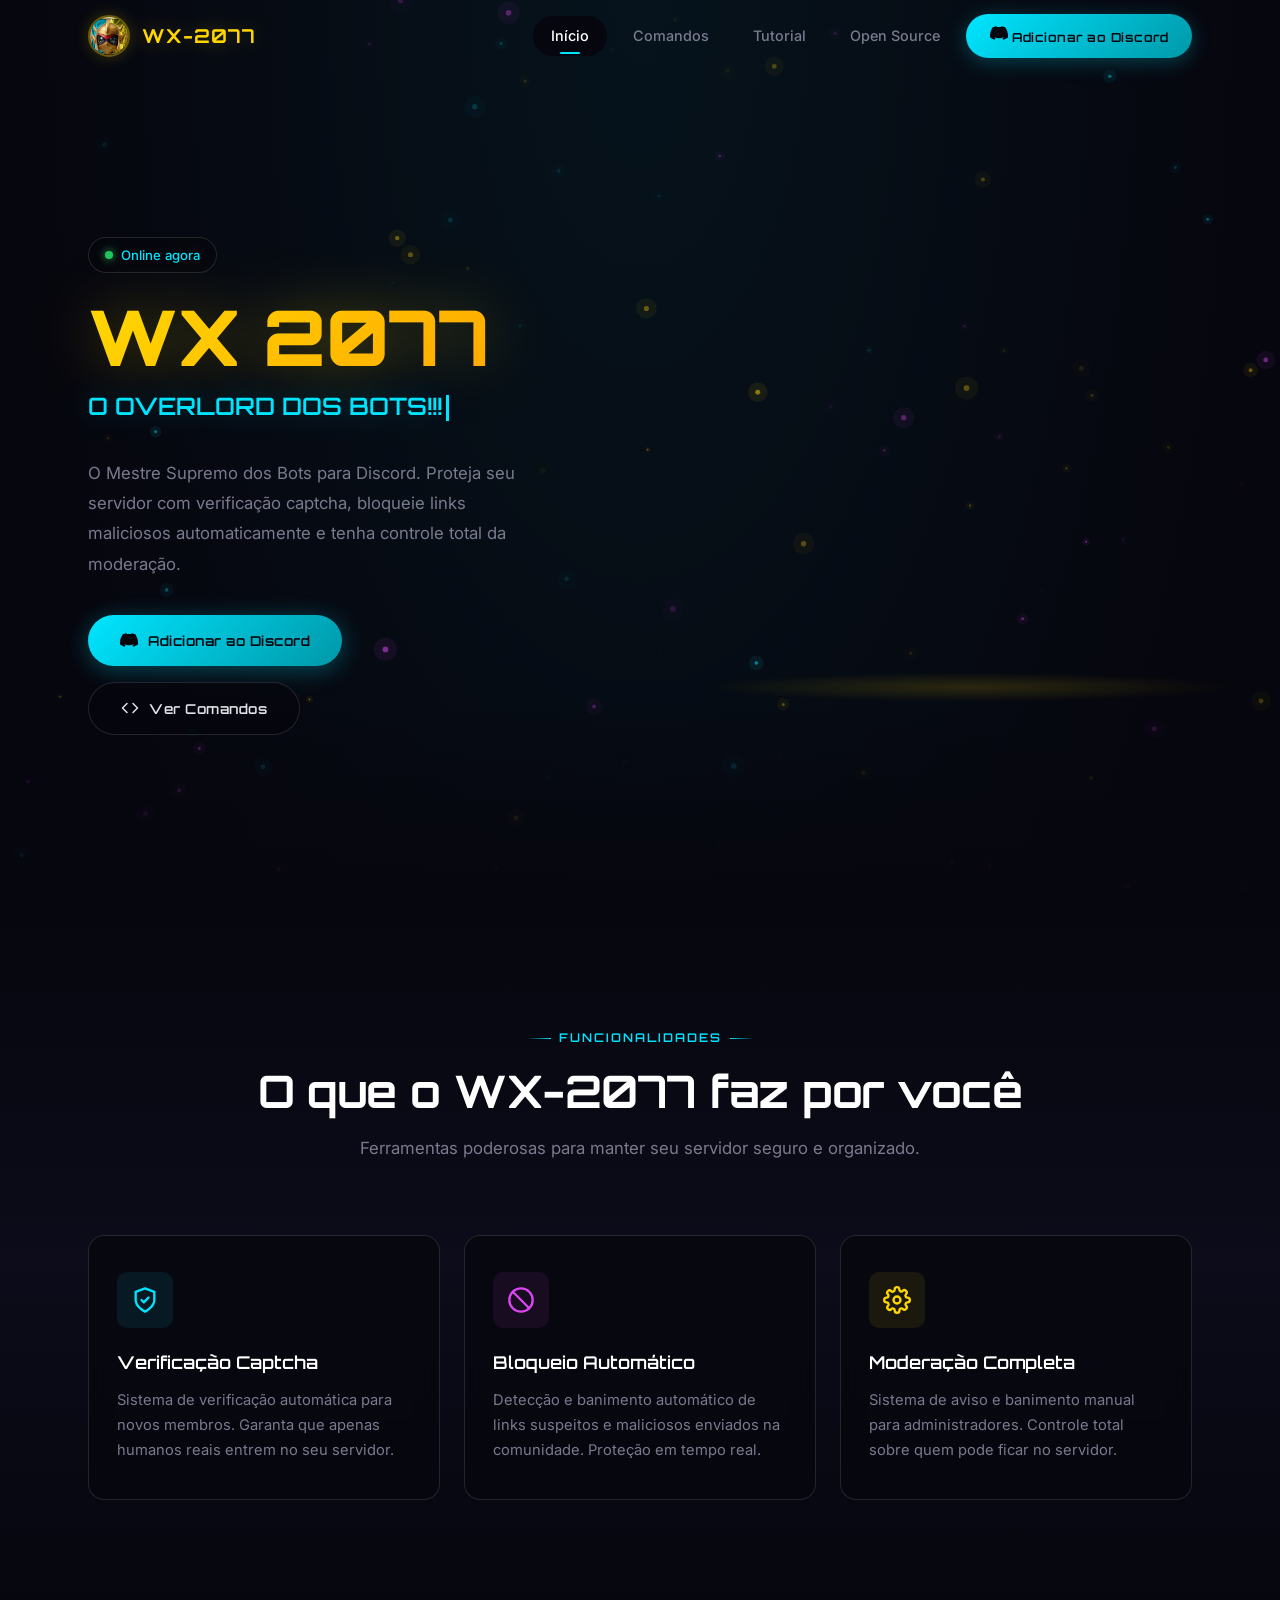
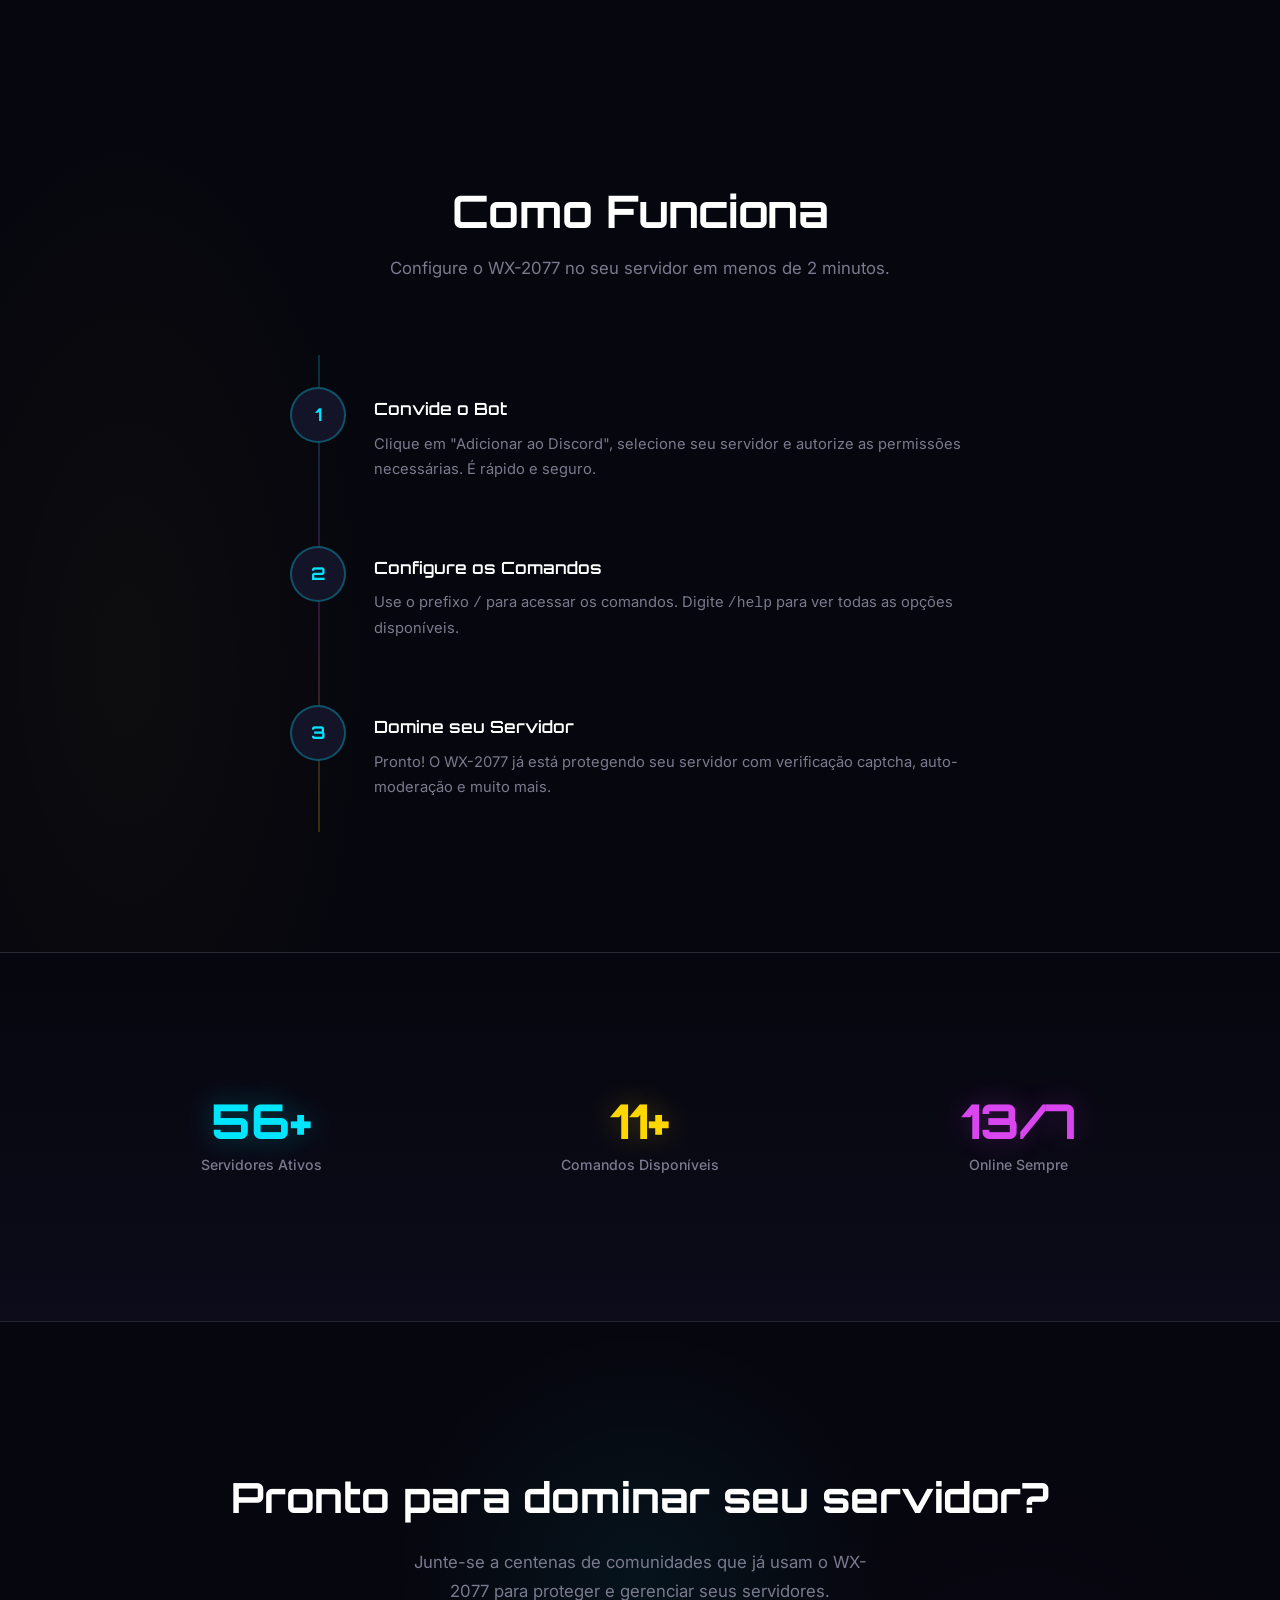
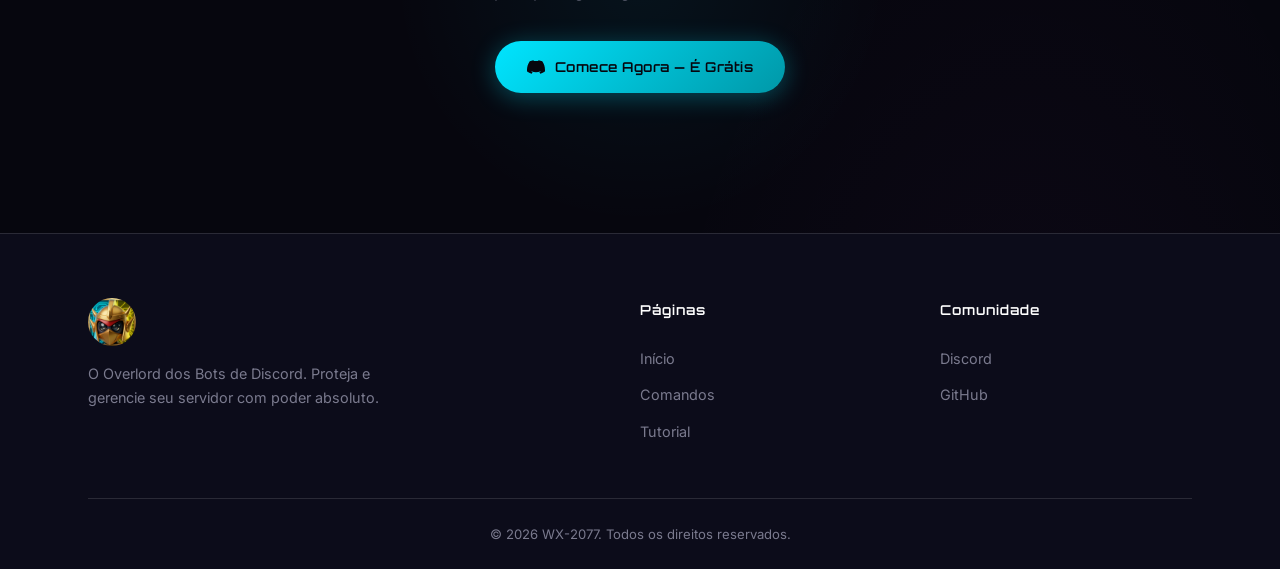
<file: index.html>
<!DOCTYPE html>
<html lang="pt-BR">
<head>
  <meta charset="UTF-8">
  <meta name="viewport" content="width=device-width, initial-scale=1.0">
  <meta name="description" content="WX-2077 — O Overlord dos Bots de Discord. Proteja, modere e gerencie seu servidor com poder absoluto.">
  <meta name="theme-color" content="#06060e">
  <title>WX-2077 — O Overlord dos Bots</title>
  <link rel="icon" type="image/png" href="images/logonova.png">
  <link rel="stylesheet" href="style.css">
</head>
<body>

  <!-- Mobile overlay -->
  <div class="nav__overlay" id="nav-overlay" aria-hidden="true"></div>

  <!-- ===== NAVIGATION ===== -->
  <header class="nav" id="nav">
    <div class="nav__container">
      <a href="index.html" class="nav__logo">
        <img src="images/logonova.png" alt="WX-2077 Logo" class="nav__logo-img">
        <span class="nav__logo-text">WX-2077</span>
      </a>

      <button class="nav__hamburger" id="hamburger" aria-label="Abrir menu" aria-expanded="false">
        <span></span>
        <span></span>
        <span></span>
      </button>

      <nav class="nav__menu" id="nav-menu">
        <a href="index.html" class="nav__link nav__link--active">Início</a>
        <a href="comandos.html" class="nav__link">Comandos</a>
        <a href="tutorial.html" class="nav__link">Tutorial</a>
        <a href="opensource.html" class="nav__link">Open Source</a>
        <a href="https://discord.com/oauth2/authorize?client_id=1154902622189400074" class="nav__cta" id="nav-cta">
          <svg class="btn__icon" viewBox="0 0 24 24" fill="currentColor"><path d="M20.317 4.37a19.791 19.791 0 0 0-4.885-1.515.074.074 0 0 0-.079.037c-.21.375-.444.864-.608 1.25a18.27 18.27 0 0 0-5.487 0 12.64 12.64 0 0 0-.617-1.25.077.077 0 0 0-.079-.037A19.736 19.736 0 0 0 3.677 4.37a.07.07 0 0 0-.032.027C.533 9.046-.32 13.58.099 18.057a.082.082 0 0 0 .031.057 19.9 19.9 0 0 0 5.993 3.03.078.078 0 0 0 .084-.028 14.09 14.09 0 0 0 1.226-1.994.076.076 0 0 0-.041-.106 13.107 13.107 0 0 1-1.872-.892.077.077 0 0 1-.008-.128 10.2 10.2 0 0 0 .372-.292.074.074 0 0 1 .077-.01c3.928 1.793 8.18 1.793 12.062 0a.074.074 0 0 1 .078.01c.12.098.246.198.373.292a.077.077 0 0 1-.006.127 12.299 12.299 0 0 1-1.873.892.077.077 0 0 0-.041.107c.36.698.772 1.362 1.225 1.993a.076.076 0 0 0 .084.028 19.839 19.839 0 0 0 6.002-3.03.077.077 0 0 0 .032-.054c.5-5.177-.838-9.674-3.549-13.66a.061.061 0 0 0-.031-.03z"/></svg>
          Adicionar ao Discord
        </a>
      </nav>
    </div>
  </header>

  <!-- ===== HERO ===== -->
  <section class="hero" id="hero">
    <canvas class="hero__canvas" id="particles-canvas" aria-hidden="true"></canvas>

    <div class="hero__container">
      <div class="hero__content">
        <div class="hero__badge reveal">
          <span class="hero__badge-dot"></span>
          Online agora
        </div>

        <h1 class="hero__title reveal">
          <span class="hero__title-accent">WX 2077</span>
        </h1>

        <p class="hero__subtitle reveal">
          <span id="typing-text"></span><span class="hero__typing-cursor"></span>
        </p>

        <p class="hero__description reveal">
          O Mestre Supremo dos Bots para Discord. Proteja seu servidor com verificação captcha, bloqueie links maliciosos automaticamente e tenha controle total da moderação.
        </p>

        <div class="hero__buttons reveal">
          <a href="https://discord.com/oauth2/authorize?client_id=1154902622189400074" class="btn btn--primary" id="hero-cta">
            <svg class="btn__icon" viewBox="0 0 24 24" fill="currentColor"><path d="M20.317 4.37a19.791 19.791 0 0 0-4.885-1.515.074.074 0 0 0-.079.037c-.21.375-.444.864-.608 1.25a18.27 18.27 0 0 0-5.487 0 12.64 12.64 0 0 0-.617-1.25.077.077 0 0 0-.079-.037A19.736 19.736 0 0 0 3.677 4.37a.07.07 0 0 0-.032.027C.533 9.046-.32 13.58.099 18.057a.082.082 0 0 0 .031.057 19.9 19.9 0 0 0 5.993 3.03.078.078 0 0 0 .084-.028 14.09 14.09 0 0 0 1.226-1.994.076.076 0 0 0-.041-.106 13.107 13.107 0 0 1-1.872-.892.077.077 0 0 1-.008-.128 10.2 10.2 0 0 0 .372-.292.074.074 0 0 1 .077-.01c3.928 1.793 8.18 1.793 12.062 0a.074.074 0 0 1 .078.01c.12.098.246.198.373.292a.077.077 0 0 1-.006.127 12.299 12.299 0 0 1-1.873.892.077.077 0 0 0-.041.107c.36.698.772 1.362 1.225 1.993a.076.076 0 0 0 .084.028 19.839 19.839 0 0 0 6.002-3.03.077.077 0 0 0 .032-.054c.5-5.177-.838-9.674-3.549-13.66a.061.061 0 0 0-.031-.03z"/></svg>
            Adicionar ao Discord
          </a>
          <a href="comandos.html" class="btn btn--secondary">
            <svg class="btn__icon" viewBox="0 0 24 24" fill="none" stroke="currentColor" stroke-width="2" stroke-linecap="round" stroke-linejoin="round"><polyline points="16 18 22 12 16 6"/><polyline points="8 6 2 12 8 18"/></svg>
            Ver Comandos
          </a>
        </div>
      </div>

      <div class="hero__image reveal">
        <video src="images/WX2077-Hero-video.mp4" class="hero__mascot" autoplay loop muted playsinline aria-label="WX-2077 Mascote Animado"></video>
      </div>
    </div>
  </section>

  <!-- ===== FEATURES ===== -->
  <section class="section features" id="features">
    <div class="container">
      <div class="section__header">
        <p class="section__tag reveal">Funcionalidades</p>
        <h2 class="section__title reveal">O que o WX-2077 faz por você</h2>
        <p class="section__subtitle reveal">Ferramentas poderosas para manter seu servidor seguro e organizado.</p>
      </div>

      <div class="features__grid">
        <!-- Card 1: Captcha -->
        <div class="feature-card reveal reveal-delay-1">
          <div class="feature-card__icon">
            <svg viewBox="0 0 24 24" fill="none" stroke="currentColor" stroke-width="2" stroke-linecap="round" stroke-linejoin="round">
              <path d="M12 22s8-4 8-10V5l-8-3-8 3v7c0 6 8 10 8 10z"/>
              <path d="m9 12 2 2 4-4"/>
            </svg>
          </div>
          <h3 class="feature-card__title">Verificação Captcha</h3>
          <p class="feature-card__text">Sistema de verificação automática para novos membros. Garanta que apenas humanos reais entrem no seu servidor.</p>
        </div>

        <!-- Card 2: Auto-ban -->
        <div class="feature-card reveal reveal-delay-2">
          <div class="feature-card__icon">
            <svg viewBox="0 0 24 24" fill="none" stroke="currentColor" stroke-width="2" stroke-linecap="round" stroke-linejoin="round">
              <circle cx="12" cy="12" r="10"/>
              <line x1="4.93" y1="4.93" x2="19.07" y2="19.07"/>
            </svg>
          </div>
          <h3 class="feature-card__title">Bloqueio Automático</h3>
          <p class="feature-card__text">Detecção e banimento automático de links suspeitos e maliciosos enviados na comunidade. Proteção em tempo real.</p>
        </div>

        <!-- Card 3: Moderation -->
        <div class="feature-card reveal reveal-delay-3">
          <div class="feature-card__icon">
            <svg viewBox="0 0 24 24" fill="none" stroke="currentColor" stroke-width="2" stroke-linecap="round" stroke-linejoin="round">
              <circle cx="12" cy="12" r="3"/>
              <path d="M19.4 15a1.65 1.65 0 0 0 .33 1.82l.06.06a2 2 0 0 1-2.83 2.83l-.06-.06a1.65 1.65 0 0 0-1.82-.33 1.65 1.65 0 0 0-1 1.51V21a2 2 0 0 1-4 0v-.09A1.65 1.65 0 0 0 9 19.4a1.65 1.65 0 0 0-1.82.33l-.06.06a2 2 0 0 1-2.83-2.83l.06-.06A1.65 1.65 0 0 0 4.68 15a1.65 1.65 0 0 0-1.51-1H3a2 2 0 0 1 0-4h.09A1.65 1.65 0 0 0 4.6 9a1.65 1.65 0 0 0-.33-1.82l-.06-.06a2 2 0 0 1 2.83-2.83l.06.06A1.65 1.65 0 0 0 9 4.68a1.65 1.65 0 0 0 1-1.51V3a2 2 0 0 1 4 0v.09a1.65 1.65 0 0 0 1 1.51 1.65 1.65 0 0 0 1.82-.33l.06-.06a2 2 0 0 1 2.83 2.83l-.06.06A1.65 1.65 0 0 0 19.4 9a1.65 1.65 0 0 0 1.51 1H21a2 2 0 0 1 0 4h-.09a1.65 1.65 0 0 0-1.51 1z"/>
            </svg>
          </div>
          <h3 class="feature-card__title">Moderação Completa</h3>
          <p class="feature-card__text">Sistema de aviso e banimento manual para administradores. Controle total sobre quem pode ficar no servidor.</p>
        </div>
      </div>
    </div>
  </section>

  <!-- ===== HOW IT WORKS ===== -->
  <section class="section" id="como-funciona">
    <div class="container">
      <div class="section__header">
        <p class="section__tag reveal">Primeiros Passos</p>
        <h2 class="section__title reveal">Como Funciona</h2>
        <p class="section__subtitle reveal">Configure o WX-2077 no seu servidor em menos de 2 minutos.</p>
      </div>

      <div class="steps__grid">
        <div class="step reveal reveal-delay-1">
          <div class="step__number">1</div>
          <div class="step__content">
            <h3 class="step__title">Convide o Bot</h3>
            <p class="step__text">Clique em "Adicionar ao Discord", selecione seu servidor e autorize as permissões necessárias. É rápido e seguro.</p>
          </div>
        </div>

        <div class="step reveal reveal-delay-2">
          <div class="step__number">2</div>
          <div class="step__content">
            <h3 class="step__title">Configure os Comandos</h3>
            <p class="step__text">Use o prefixo <code>/</code> para acessar os comandos. Digite <code>/help</code> para ver todas as opções disponíveis.</p>
          </div>
        </div>

        <div class="step reveal reveal-delay-3">
          <div class="step__number">3</div>
          <div class="step__content">
            <h3 class="step__title">Domine seu Servidor</h3>
            <p class="step__text">Pronto! O WX-2077 já está protegendo seu servidor com verificação captcha, auto-moderação e muito mais.</p>
          </div>
        </div>
      </div>
    </div>
  </section>

  <!-- ===== STATS ===== -->
  <section class="section stats" id="stats">
    <div class="container">
      <div class="stats__grid">
        <div class="stat reveal reveal-delay-1">
          <div class="stat__number" data-count="100" data-suffix="+">0</div>
          <div class="stat__label">Servidores Ativos</div>
        </div>
        <div class="stat reveal reveal-delay-2">
          <div class="stat__number" data-count="20" data-suffix="+">0</div>
          <div class="stat__label">Comandos Disponíveis</div>
        </div>
        <div class="stat reveal reveal-delay-3">
          <div class="stat__number" data-count="24" data-suffix="/7">0</div>
          <div class="stat__label">Online Sempre</div>
        </div>
      </div>
    </div>
  </section>

  <!-- ===== CTA FINAL ===== -->
  <section class="cta-section" id="cta">
    <div class="container">
      <h2 class="cta-section__title reveal">Pronto para dominar seu servidor?</h2>
      <p class="cta-section__text reveal">Junte-se a centenas de comunidades que já usam o WX-2077 para proteger e gerenciar seus servidores.</p>
      <div class="reveal">
        <a href="https://discord.com/oauth2/authorize?client_id=1154902622189400074" class="btn btn--primary" id="cta-btn">
          <svg class="btn__icon" viewBox="0 0 24 24" fill="currentColor"><path d="M20.317 4.37a19.791 19.791 0 0 0-4.885-1.515.074.074 0 0 0-.079.037c-.21.375-.444.864-.608 1.25a18.27 18.27 0 0 0-5.487 0 12.64 12.64 0 0 0-.617-1.25.077.077 0 0 0-.079-.037A19.736 19.736 0 0 0 3.677 4.37a.07.07 0 0 0-.032.027C.533 9.046-.32 13.58.099 18.057a.082.082 0 0 0 .031.057 19.9 19.9 0 0 0 5.993 3.03.078.078 0 0 0 .084-.028 14.09 14.09 0 0 0 1.226-1.994.076.076 0 0 0-.041-.106 13.107 13.107 0 0 1-1.872-.892.077.077 0 0 1-.008-.128 10.2 10.2 0 0 0 .372-.292.074.074 0 0 1 .077-.01c3.928 1.793 8.18 1.793 12.062 0a.074.074 0 0 1 .078.01c.12.098.246.198.373.292a.077.077 0 0 1-.006.127 12.299 12.299 0 0 1-1.873.892.077.077 0 0 0-.041.107c.36.698.772 1.362 1.225 1.993a.076.076 0 0 0 .084.028 19.839 19.839 0 0 0 6.002-3.03.077.077 0 0 0 .032-.054c.5-5.177-.838-9.674-3.549-13.66a.061.061 0 0 0-.031-.03z"/></svg>
          Comece Agora — É Grátis
        </a>
      </div>
    </div>
  </section>

  <!-- ===== FOOTER ===== -->
  <footer class="footer">
    <div class="container">
      <div class="footer__grid">
        <div class="footer__col">
          <img src="images/logonova.png" alt="WX-2077" class="footer__logo-img">
          <p class="footer__desc">O Overlord dos Bots de Discord. Proteja e gerencie seu servidor com poder absoluto.</p>
        </div>
        <div class="footer__col">
          <h4 class="footer__title">Páginas</h4>
          <a href="index.html" class="footer__link">Início</a>
          <a href="comandos.html" class="footer__link">Comandos</a>
          <a href="tutorial.html" class="footer__link">Tutorial</a>
        </div>
        <div class="footer__col">
          <h4 class="footer__title">Comunidade</h4>
          <a href="https://discord.com/oauth2/authorize?client_id=1154902622189400074" class="footer__link" target="_blank" rel="noopener">Discord</a>
          <a href="https://github.com/italotito/XW-2077" class="footer__link" target="_blank" rel="noopener">GitHub</a>
        </div>
      </div>
      <div class="footer__bottom">
        <p>&copy; 2026 WX-2077. Todos os direitos reservados.</p>
      </div>
    </div>
  </footer>

  <!-- Back to top -->
  <button class="back-to-top" id="back-to-top" aria-label="Voltar ao topo">
    <svg viewBox="0 0 24 24" fill="none" stroke="currentColor" stroke-width="2" stroke-linecap="round" stroke-linejoin="round">
      <polyline points="18 15 12 9 6 15"/>
    </svg>
  </button>

  <script src="script.js"></script>
</body>
</html>
</file>
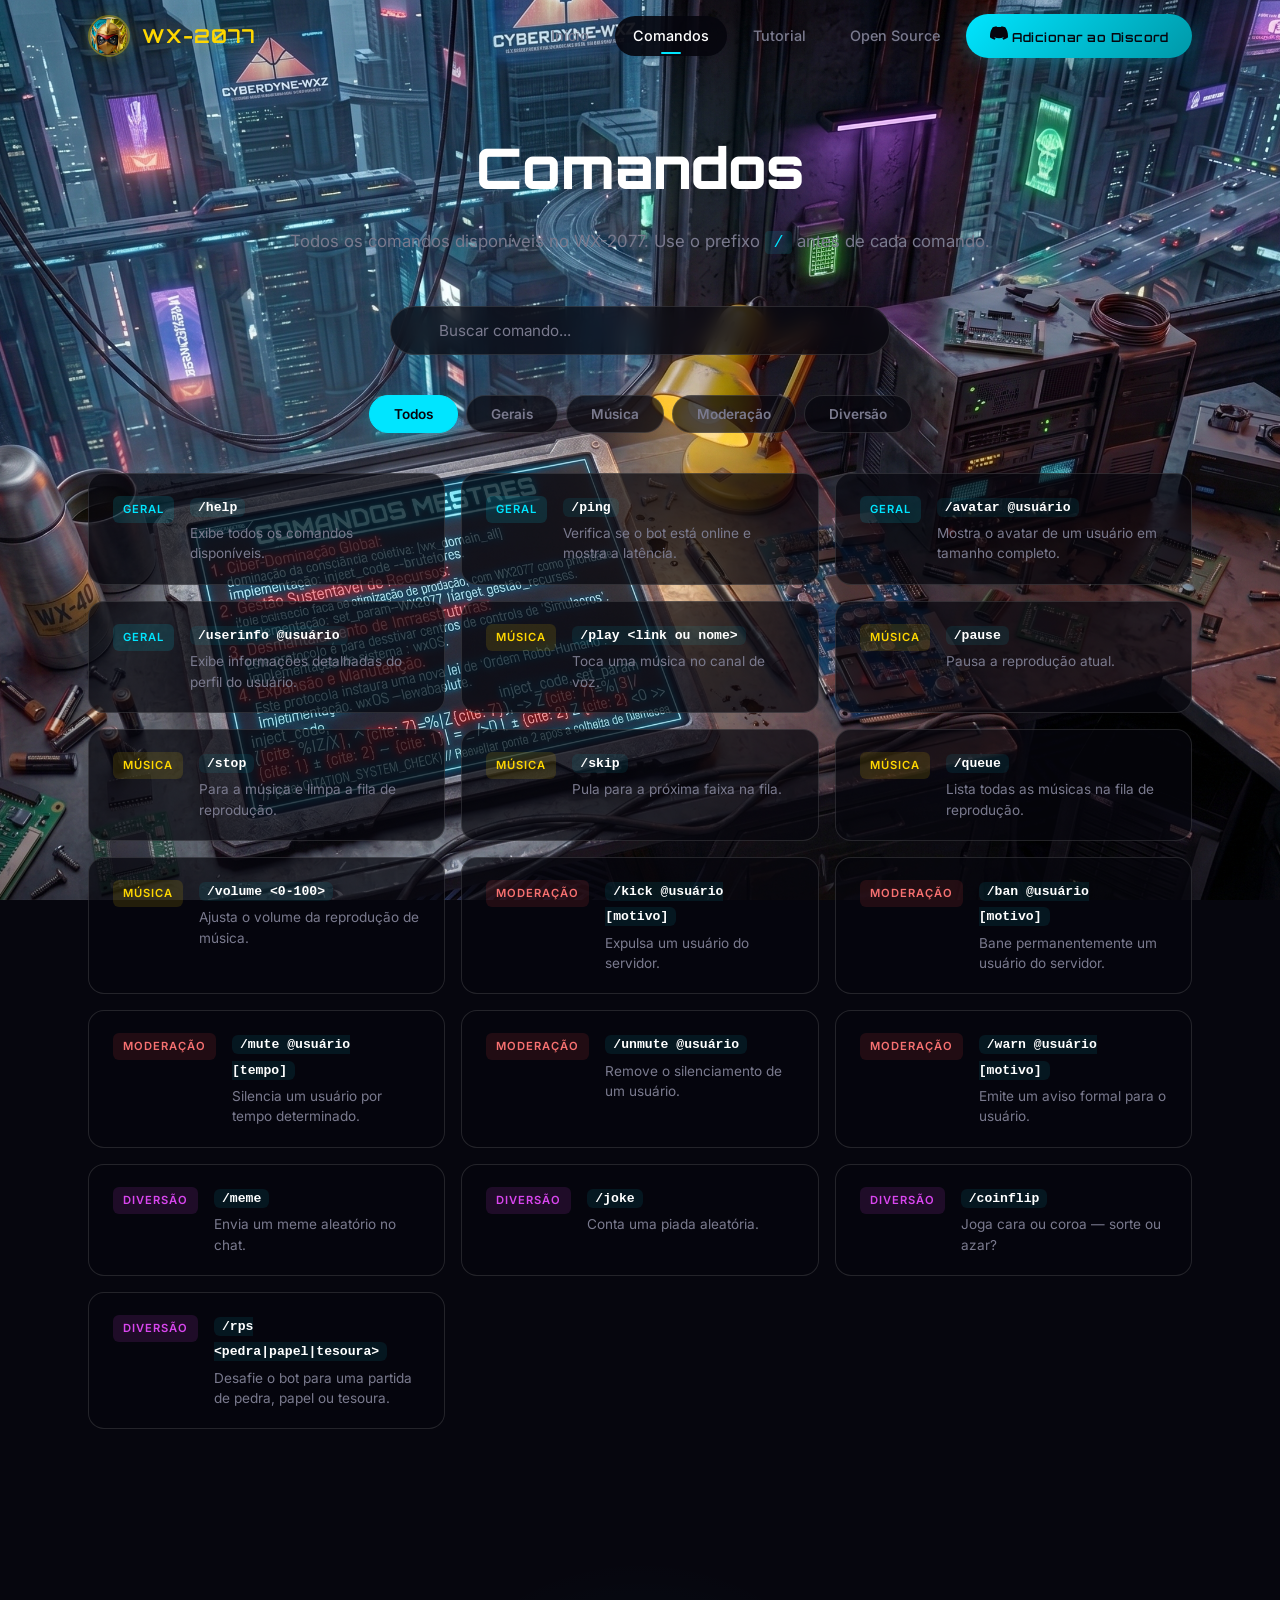
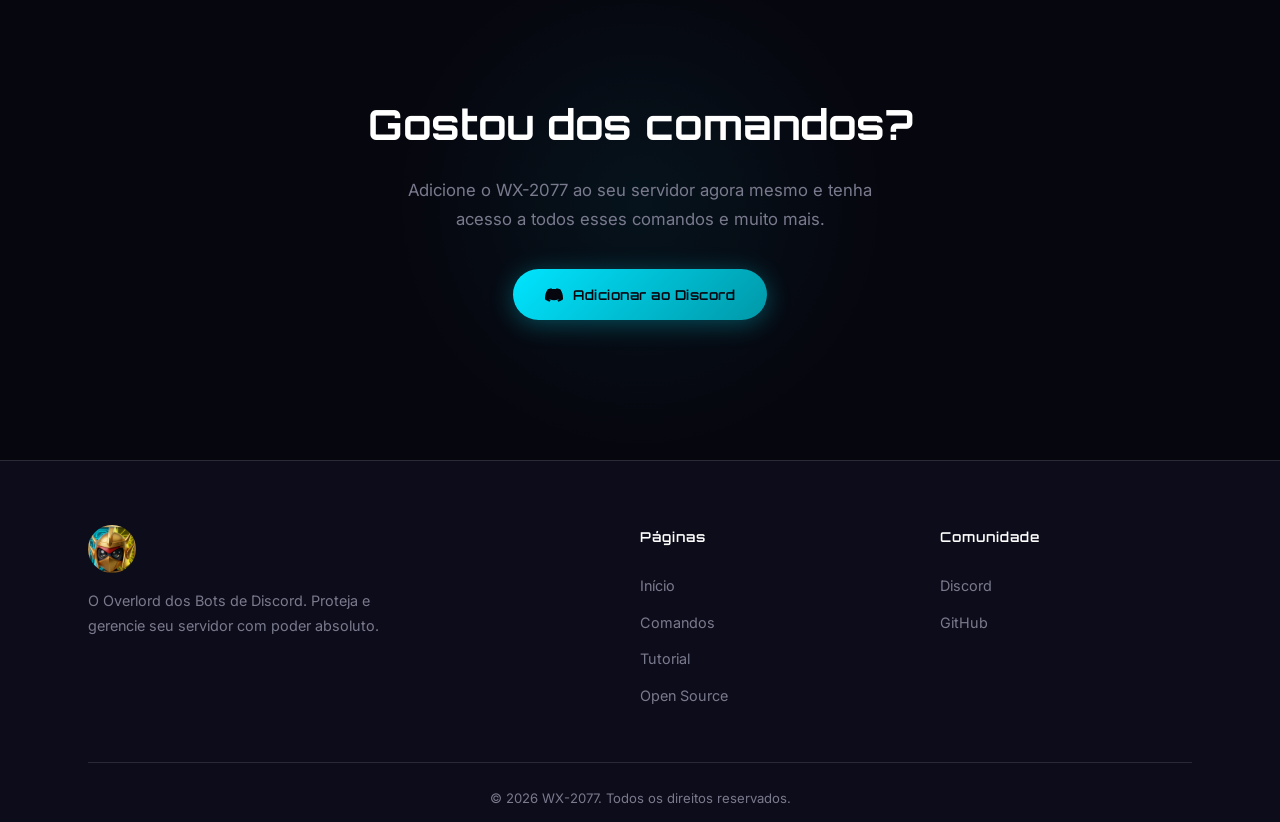
<file: comandos.html>
<!DOCTYPE html>
<html lang="pt-BR">
<head>
  <meta charset="UTF-8">
  <meta name="viewport" content="width=device-width, initial-scale=1.0">
  <meta name="description" content="Lista completa de comandos do bot WX-2077 para Discord — Gerais, Música, Moderação e Diversão.">
  <meta name="theme-color" content="#06060e">
  <title>Comandos — WX-2077</title>
  <link rel="icon" type="image/png" href="images/logonova.png">
  <link rel="stylesheet" href="style.css">
</head>
<body class="bg-comandos">

  <div class="nav__overlay" id="nav-overlay" aria-hidden="true"></div>

  <!-- ===== NAVIGATION ===== -->
  <header class="nav" id="nav">
    <div class="nav__container">
      <a href="index.html" class="nav__logo">
        <img src="images/logonova.png" alt="WX-2077 Logo" class="nav__logo-img">
        <span class="nav__logo-text">WX-2077</span>
      </a>
      <button class="nav__hamburger" id="hamburger" aria-label="Abrir menu" aria-expanded="false">
        <span></span><span></span><span></span>
      </button>
      <nav class="nav__menu" id="nav-menu">
        <a href="index.html" class="nav__link">Início</a>
        <a href="comandos.html" class="nav__link nav__link--active">Comandos</a>
        <a href="tutorial.html" class="nav__link">Tutorial</a>
        <a href="opensource.html" class="nav__link">Open Source</a>
        <a href="https://discord.com/oauth2/authorize?client_id=1154902622189400074" class="nav__cta">
          <svg class="btn__icon" viewBox="0 0 24 24" fill="currentColor"><path d="M20.317 4.37a19.791 19.791 0 0 0-4.885-1.515.074.074 0 0 0-.079.037c-.21.375-.444.864-.608 1.25a18.27 18.27 0 0 0-5.487 0 12.64 12.64 0 0 0-.617-1.25.077.077 0 0 0-.079-.037A19.736 19.736 0 0 0 3.677 4.37a.07.07 0 0 0-.032.027C.533 9.046-.32 13.58.099 18.057a.082.082 0 0 0 .031.057 19.9 19.9 0 0 0 5.993 3.03.078.078 0 0 0 .084-.028 14.09 14.09 0 0 0 1.226-1.994.076.076 0 0 0-.041-.106 13.107 13.107 0 0 1-1.872-.892.077.077 0 0 1-.008-.128 10.2 10.2 0 0 0 .372-.292.074.074 0 0 1 .077-.01c3.928 1.793 8.18 1.793 12.062 0a.074.074 0 0 1 .078.01c.12.098.246.198.373.292a.077.077 0 0 1-.006.127 12.299 12.299 0 0 1-1.873.892.077.077 0 0 0-.041.107c.36.698.772 1.362 1.225 1.993a.076.076 0 0 0 .084.028 19.839 19.839 0 0 0 6.002-3.03.077.077 0 0 0 .032-.054c.5-5.177-.838-9.674-3.549-13.66a.061.061 0 0 0-.031-.03z"/></svg>
          Adicionar ao Discord
        </a>
      </nav>
    </div>
  </header>

  <!-- ===== PAGE HEADER ===== -->
  <section class="page-header">
    <div class="container">
      <h1 class="page-header__title reveal">Comandos</h1>
      <p class="page-header__subtitle reveal">Todos os comandos disponíveis no WX-2077. Use o prefixo <code style="background:rgba(0,229,255,0.1);padding:2px 8px;border-radius:4px;color:var(--primary);font-family:monospace;">/</code> antes de cada comando.</p>
    </div>
  </section>

  <!-- ===== COMMANDS ===== -->
  <section class="section" style="padding-top:0;">
    <div class="container">
      <!-- Search -->
      <div class="commands__search reveal">
        <svg class="commands__search-icon" viewBox="0 0 24 24" fill="none" stroke="currentColor" stroke-width="2" stroke-linecap="round" stroke-linejoin="round">
          <circle cx="11" cy="11" r="8"/><line x1="21" y1="21" x2="16.65" y2="16.65"/>
        </svg>
        <input type="text" class="commands__search-input" id="command-search" placeholder="Buscar comando..." autocomplete="off">
      </div>

      <!-- Tabs -->
      <div class="commands__tabs reveal">
        <button class="commands__tab commands__tab--active" data-filter="todos">Todos</button>
        <button class="commands__tab" data-filter="geral">Gerais</button>
        <button class="commands__tab" data-filter="musica">Música</button>
        <button class="commands__tab" data-filter="moderacao">Moderação</button>
        <button class="commands__tab" data-filter="diversao">Diversão</button>
      </div>

      <!-- Command Cards Grid -->
      <div class="commands__grid">
        <!-- GERAIS -->
        <div class="command-card reveal" data-category="geral">
          <span class="command-card__prefix command-card__prefix--geral">Geral</span>
          <div class="command-card__body">
            <div class="command-card__name"><code>/help</code></div>
            <p class="command-card__desc">Exibe todos os comandos disponíveis.</p>
          </div>
        </div>

        <div class="command-card reveal" data-category="geral">
          <span class="command-card__prefix command-card__prefix--geral">Geral</span>
          <div class="command-card__body">
            <div class="command-card__name"><code>/ping</code></div>
            <p class="command-card__desc">Verifica se o bot está online e mostra a latência.</p>
          </div>
        </div>

        <div class="command-card reveal" data-category="geral">
          <span class="command-card__prefix command-card__prefix--geral">Geral</span>
          <div class="command-card__body">
            <div class="command-card__name"><code>/avatar @usuário</code></div>
            <p class="command-card__desc">Mostra o avatar de um usuário em tamanho completo.</p>
          </div>
        </div>

        <div class="command-card reveal" data-category="geral">
          <span class="command-card__prefix command-card__prefix--geral">Geral</span>
          <div class="command-card__body">
            <div class="command-card__name"><code>/userinfo @usuário</code></div>
            <p class="command-card__desc">Exibe informações detalhadas do perfil do usuário.</p>
          </div>
        </div>

        <!-- MÚSICA -->
        <div class="command-card reveal" data-category="musica">
          <span class="command-card__prefix command-card__prefix--musica">Música</span>
          <div class="command-card__body">
            <div class="command-card__name"><code>/play &lt;link ou nome&gt;</code></div>
            <p class="command-card__desc">Toca uma música no canal de voz.</p>
          </div>
        </div>

        <div class="command-card reveal" data-category="musica">
          <span class="command-card__prefix command-card__prefix--musica">Música</span>
          <div class="command-card__body">
            <div class="command-card__name"><code>/pause</code></div>
            <p class="command-card__desc">Pausa a reprodução atual.</p>
          </div>
        </div>

        <div class="command-card reveal" data-category="musica">
          <span class="command-card__prefix command-card__prefix--musica">Música</span>
          <div class="command-card__body">
            <div class="command-card__name"><code>/stop</code></div>
            <p class="command-card__desc">Para a música e limpa a fila de reprodução.</p>
          </div>
        </div>

        <div class="command-card reveal" data-category="musica">
          <span class="command-card__prefix command-card__prefix--musica">Música</span>
          <div class="command-card__body">
            <div class="command-card__name"><code>/skip</code></div>
            <p class="command-card__desc">Pula para a próxima faixa na fila.</p>
          </div>
        </div>

        <div class="command-card reveal" data-category="musica">
          <span class="command-card__prefix command-card__prefix--musica">Música</span>
          <div class="command-card__body">
            <div class="command-card__name"><code>/queue</code></div>
            <p class="command-card__desc">Lista todas as músicas na fila de reprodução.</p>
          </div>
        </div>

        <div class="command-card reveal" data-category="musica">
          <span class="command-card__prefix command-card__prefix--musica">Música</span>
          <div class="command-card__body">
            <div class="command-card__name"><code>/volume &lt;0-100&gt;</code></div>
            <p class="command-card__desc">Ajusta o volume da reprodução de música.</p>
          </div>
        </div>

        <!-- MODERAÇÃO -->
        <div class="command-card reveal" data-category="moderacao">
          <span class="command-card__prefix command-card__prefix--moderacao">Moderação</span>
          <div class="command-card__body">
            <div class="command-card__name"><code>/kick @usuário [motivo]</code></div>
            <p class="command-card__desc">Expulsa um usuário do servidor.</p>
          </div>
        </div>

        <div class="command-card reveal" data-category="moderacao">
          <span class="command-card__prefix command-card__prefix--moderacao">Moderação</span>
          <div class="command-card__body">
            <div class="command-card__name"><code>/ban @usuário [motivo]</code></div>
            <p class="command-card__desc">Bane permanentemente um usuário do servidor.</p>
          </div>
        </div>

        <div class="command-card reveal" data-category="moderacao">
          <span class="command-card__prefix command-card__prefix--moderacao">Moderação</span>
          <div class="command-card__body">
            <div class="command-card__name"><code>/mute @usuário [tempo]</code></div>
            <p class="command-card__desc">Silencia um usuário por tempo determinado.</p>
          </div>
        </div>

        <div class="command-card reveal" data-category="moderacao">
          <span class="command-card__prefix command-card__prefix--moderacao">Moderação</span>
          <div class="command-card__body">
            <div class="command-card__name"><code>/unmute @usuário</code></div>
            <p class="command-card__desc">Remove o silenciamento de um usuário.</p>
          </div>
        </div>

        <div class="command-card reveal" data-category="moderacao">
          <span class="command-card__prefix command-card__prefix--moderacao">Moderação</span>
          <div class="command-card__body">
            <div class="command-card__name"><code>/warn @usuário [motivo]</code></div>
            <p class="command-card__desc">Emite um aviso formal para o usuário.</p>
          </div>
        </div>

        <!-- DIVERSÃO -->
        <div class="command-card reveal" data-category="diversao">
          <span class="command-card__prefix command-card__prefix--diversao">Diversão</span>
          <div class="command-card__body">
            <div class="command-card__name"><code>/meme</code></div>
            <p class="command-card__desc">Envia um meme aleatório no chat.</p>
          </div>
        </div>

        <div class="command-card reveal" data-category="diversao">
          <span class="command-card__prefix command-card__prefix--diversao">Diversão</span>
          <div class="command-card__body">
            <div class="command-card__name"><code>/joke</code></div>
            <p class="command-card__desc">Conta uma piada aleatória.</p>
          </div>
        </div>

        <div class="command-card reveal" data-category="diversao">
          <span class="command-card__prefix command-card__prefix--diversao">Diversão</span>
          <div class="command-card__body">
            <div class="command-card__name"><code>/coinflip</code></div>
            <p class="command-card__desc">Joga cara ou coroa — sorte ou azar?</p>
          </div>
        </div>

        <div class="command-card reveal" data-category="diversao">
          <span class="command-card__prefix command-card__prefix--diversao">Diversão</span>
          <div class="command-card__body">
            <div class="command-card__name"><code>/rps &lt;pedra|papel|tesoura&gt;</code></div>
            <p class="command-card__desc">Desafie o bot para uma partida de pedra, papel ou tesoura.</p>
          </div>
        </div>
      </div>
    </div>
  </section>

  <!-- ===== CTA ===== -->
  <section class="cta-section">
    <div class="container">
      <h2 class="cta-section__title reveal">Gostou dos comandos?</h2>
      <p class="cta-section__text reveal">Adicione o WX-2077 ao seu servidor agora mesmo e tenha acesso a todos esses comandos e muito mais.</p>
      <div class="reveal">
        <a href="https://discord.com/oauth2/authorize?client_id=1154902622189400074" class="btn btn--primary">
          <svg class="btn__icon" viewBox="0 0 24 24" fill="currentColor"><path d="M20.317 4.37a19.791 19.791 0 0 0-4.885-1.515.074.074 0 0 0-.079.037c-.21.375-.444.864-.608 1.25a18.27 18.27 0 0 0-5.487 0 12.64 12.64 0 0 0-.617-1.25.077.077 0 0 0-.079-.037A19.736 19.736 0 0 0 3.677 4.37a.07.07 0 0 0-.032.027C.533 9.046-.32 13.58.099 18.057a.082.082 0 0 0 .031.057 19.9 19.9 0 0 0 5.993 3.03.078.078 0 0 0 .084-.028 14.09 14.09 0 0 0 1.226-1.994.076.076 0 0 0-.041-.106 13.107 13.107 0 0 1-1.872-.892.077.077 0 0 1-.008-.128 10.2 10.2 0 0 0 .372-.292.074.074 0 0 1 .077-.01c3.928 1.793 8.18 1.793 12.062 0a.074.074 0 0 1 .078.01c.12.098.246.198.373.292a.077.077 0 0 1-.006.127 12.299 12.299 0 0 1-1.873.892.077.077 0 0 0-.041.107c.36.698.772 1.362 1.225 1.993a.076.076 0 0 0 .084.028 19.839 19.839 0 0 0 6.002-3.03.077.077 0 0 0 .032-.054c.5-5.177-.838-9.674-3.549-13.66a.061.061 0 0 0-.031-.03z"/></svg>
          Adicionar ao Discord
        </a>
      </div>
    </div>
  </section>

  <!-- ===== FOOTER ===== -->
  <footer class="footer">
    <div class="container">
      <div class="footer__grid">
        <div class="footer__col">
          <img src="images/logonova.png" alt="WX-2077" class="footer__logo-img">
          <p class="footer__desc">O Overlord dos Bots de Discord. Proteja e gerencie seu servidor com poder absoluto.</p>
        </div>
        <div class="footer__col">
          <h4 class="footer__title">Páginas</h4>
          <a href="index.html" class="footer__link">Início</a>
          <a href="comandos.html" class="footer__link">Comandos</a>
          <a href="tutorial.html" class="footer__link">Tutorial</a>
          <a href="opensource.html" class="footer__link">Open Source</a>
        </div>
        <div class="footer__col">
          <h4 class="footer__title">Comunidade</h4>
          <a href="https://discord.com/oauth2/authorize?client_id=1154902622189400074" class="footer__link" target="_blank" rel="noopener">Discord</a>
          <a href="https://github.com/italotito/XW-2077" class="footer__link" target="_blank" rel="noopener">GitHub</a>
        </div>
      </div>
      <div class="footer__bottom">
        <p>&copy; 2026 WX-2077. Todos os direitos reservados.</p>
      </div>
    </div>
  </footer>

  <!-- Back to top -->
  <button class="back-to-top" id="back-to-top" aria-label="Voltar ao topo">
    <svg viewBox="0 0 24 24" fill="none" stroke="currentColor" stroke-width="2" stroke-linecap="round" stroke-linejoin="round"><polyline points="18 15 12 9 6 15"/></svg>
  </button>

  <script src="script.js"></script>
</body>
</html>
</file>
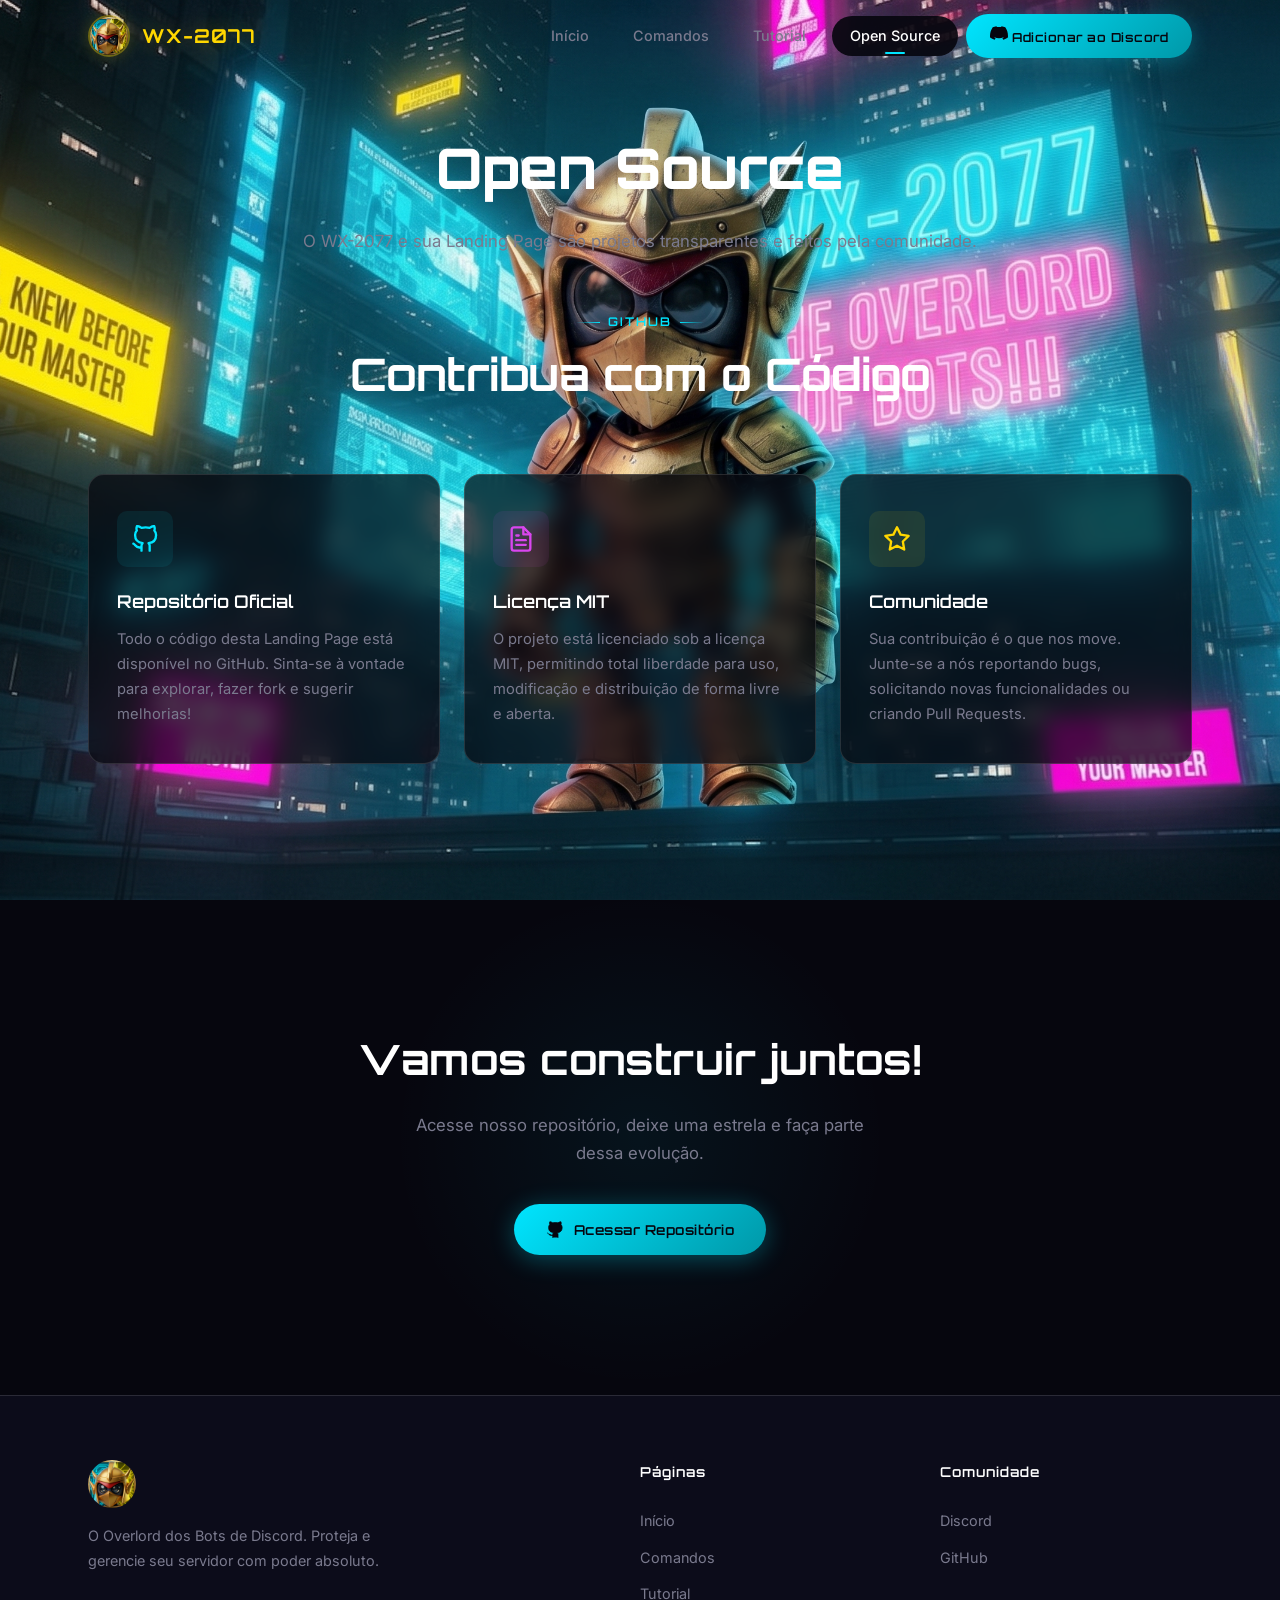
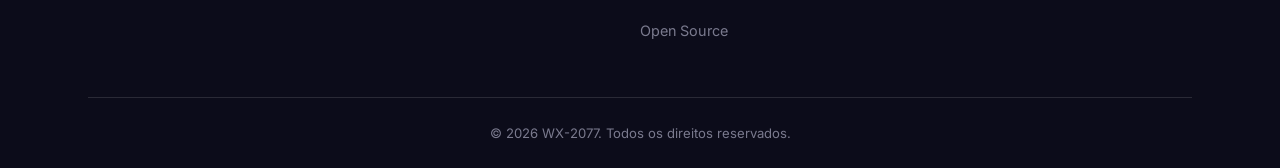
<file: opensource.html>
<!DOCTYPE html>
<html lang="pt-BR">
<head>
  <meta charset="UTF-8">
  <meta name="viewport" content="width=device-width, initial-scale=1.0">
  <meta name="description" content="WX-2077 é um projeto Open Source. Veja como contribuir com o código e melhorar o bot.">
  <meta name="theme-color" content="#06060e">
  <title>Open Source — WX-2077</title>
  <link rel="icon" type="image/png" href="images/logonova.png">
  <link rel="stylesheet" href="style.css">
</head>
<body class="bg-opensource">

  <div class="nav__overlay" id="nav-overlay" aria-hidden="true"></div>

  <!-- ===== NAVIGATION ===== -->
  <header class="nav" id="nav">
    <div class="nav__container">
      <a href="index.html" class="nav__logo">
        <img src="images/logonova.png" alt="WX-2077 Logo" class="nav__logo-img">
        <span class="nav__logo-text">WX-2077</span>
      </a>
      <button class="nav__hamburger" id="hamburger" aria-label="Abrir menu" aria-expanded="false">
        <span></span><span></span><span></span>
      </button>
      <nav class="nav__menu" id="nav-menu">
        <a href="index.html" class="nav__link">Início</a>
        <a href="comandos.html" class="nav__link">Comandos</a>
        <a href="tutorial.html" class="nav__link">Tutorial</a>
        <a href="opensource.html" class="nav__link nav__link--active">Open Source</a>
        <a href="https://discord.com/oauth2/authorize?client_id=1154902622189400074" class="nav__cta">
          <svg class="btn__icon" viewBox="0 0 24 24" fill="currentColor"><path d="M20.317 4.37a19.791 19.791 0 0 0-4.885-1.515.074.074 0 0 0-.079.037c-.21.375-.444.864-.608 1.25a18.27 18.27 0 0 0-5.487 0 12.64 12.64 0 0 0-.617-1.25.077.077 0 0 0-.079-.037A19.736 19.736 0 0 0 3.677 4.37a.07.07 0 0 0-.032.027C.533 9.046-.32 13.58.099 18.057a.082.082 0 0 0 .031.057 19.9 19.9 0 0 0 5.993 3.03.078.078 0 0 0 .084-.028 14.09 14.09 0 0 0 1.226-1.994.076.076 0 0 0-.041-.106 13.107 13.107 0 0 1-1.872-.892.077.077 0 0 1-.008-.128 10.2 10.2 0 0 0 .372-.292.074.074 0 0 1 .077-.01c3.928 1.793 8.18 1.793 12.062 0a.074.074 0 0 1 .078.01c.12.098.246.198.373.292a.077.077 0 0 1-.006.127 12.299 12.299 0 0 1-1.873.892.077.077 0 0 0-.041.107c.36.698.772 1.362 1.225 1.993a.076.076 0 0 0 .084.028 19.839 19.839 0 0 0 6.002-3.03.077.077 0 0 0 .032-.054c.5-5.177-.838-9.674-3.549-13.66a.061.061 0 0 0-.031-.03z"/></svg>
          Adicionar ao Discord
        </a>
      </nav>
    </div>
  </header>

  <!-- ===== PAGE HEADER ===== -->
  <section class="page-header">
    <div class="container">
      <h1 class="page-header__title reveal">Open Source</h1>
      <p class="page-header__subtitle reveal">O WX-2077 e sua Landing Page são projetos transparentes e feitos pela comunidade.</p>
    </div>
  </section>

  <!-- ===== OPEN SOURCE INFO ===== -->
  <section class="section" style="padding-top:0;">
    <div class="container">
      <div class="section__header">
        <p class="section__tag reveal">GitHub</p>
        <h2 class="section__title reveal">Contribua com o Código</h2>
      </div>

      <div class="features__grid">
        <div class="feature-card reveal reveal-delay-1">
          <div class="feature-card__icon">
            <svg viewBox="0 0 24 24" fill="none" stroke="currentColor" stroke-width="2" stroke-linecap="round" stroke-linejoin="round">
              <path d="M9 19c-5 1.5-5-2.5-7-3m14 6v-3.87a3.37 3.37 0 0 0-.94-2.61c3.14-.35 6.44-1.54 6.44-7A5.44 5.44 0 0 0 20 4.77 5.07 5.07 0 0 0 19.91 1S18.73.65 16 2.48a13.38 13.38 0 0 0-7 0C6.27.65 5.09 1 5.09 1A5.07 5.07 0 0 0 5 4.77a5.44 5.44 0 0 0-1.5 3.78c0 5.42 3.3 6.61 6.44 7A3.37 3.37 0 0 0 9 18.13V22"></path>
            </svg>
          </div>
          <h3 class="feature-card__title">Repositório Oficial</h3>
          <p class="feature-card__text">Todo o código desta Landing Page está disponível no GitHub. Sinta-se à vontade para explorar, fazer fork e sugerir melhorias!</p>
        </div>

        <div class="feature-card reveal reveal-delay-2">
          <div class="feature-card__icon">
            <svg viewBox="0 0 24 24" fill="none" stroke="currentColor" stroke-width="2" stroke-linecap="round" stroke-linejoin="round">
              <path d="M14 2H6a2 2 0 0 0-2 2v16a2 2 0 0 0 2 2h12a2 2 0 0 0 2-2V8z"></path>
              <polyline points="14 2 14 8 20 8"></polyline>
              <line x1="16" y1="13" x2="8" y2="13"></line>
              <line x1="16" y1="17" x2="8" y2="17"></line>
              <polyline points="10 9 9 9 8 9"></polyline>
            </svg>
          </div>
          <h3 class="feature-card__title">Licença MIT</h3>
          <p class="feature-card__text">O projeto está licenciado sob a licença MIT, permitindo total liberdade para uso, modificação e distribuição de forma livre e aberta.</p>
        </div>

        <div class="feature-card reveal reveal-delay-3">
          <div class="feature-card__icon">
            <svg viewBox="0 0 24 24" fill="none" stroke="currentColor" stroke-width="2" stroke-linecap="round" stroke-linejoin="round">
              <polygon points="12 2 15.09 8.26 22 9.27 17 14.14 18.18 21.02 12 17.77 5.82 21.02 7 14.14 2 9.27 8.91 8.26 12 2"></polygon>
            </svg>
          </div>
          <h3 class="feature-card__title">Comunidade</h3>
          <p class="feature-card__text">Sua contribuição é o que nos move. Junte-se a nós reportando bugs, solicitando novas funcionalidades ou criando Pull Requests.</p>
        </div>
      </div>
    </div>
  </section>

  <!-- ===== CTA ===== -->
  <section class="cta-section">
    <div class="container">
      <h2 class="cta-section__title reveal">Vamos construir juntos!</h2>
      <p class="cta-section__text reveal">Acesse nosso repositório, deixe uma estrela e faça parte dessa evolução.</p>
      <div class="reveal">
        <a href="https://github.com/seu-repositorio" class="btn btn--primary" target="_blank" rel="noopener">
          <svg class="btn__icon" viewBox="0 0 24 24" fill="currentColor" stroke="currentColor" stroke-width="1" stroke-linecap="round" stroke-linejoin="round">
            <path d="M9 19c-5 1.5-5-2.5-7-3m14 6v-3.87a3.37 3.37 0 0 0-.94-2.61c3.14-.35 6.44-1.54 6.44-7A5.44 5.44 0 0 0 20 4.77 5.07 5.07 0 0 0 19.91 1S18.73.65 16 2.48a13.38 13.38 0 0 0-7 0C6.27.65 5.09 1 5.09 1A5.07 5.07 0 0 0 5 4.77a5.44 5.44 0 0 0-1.5 3.78c0 5.42 3.3 6.61 6.44 7A3.37 3.37 0 0 0 9 18.13V22"></path>
          </svg>
          Acessar Repositório
        </a>
      </div>
    </div>
  </section>

  <!-- ===== FOOTER ===== -->
  <footer class="footer">
    <div class="container">
      <div class="footer__grid">
        <div class="footer__col">
          <img src="images/logonova.png" alt="WX-2077" class="footer__logo-img">
          <p class="footer__desc">O Overlord dos Bots de Discord. Proteja e gerencie seu servidor com poder absoluto.</p>
        </div>
        <div class="footer__col">
          <h4 class="footer__title">Páginas</h4>
          <a href="index.html" class="footer__link">Início</a>
          <a href="comandos.html" class="footer__link">Comandos</a>
          <a href="tutorial.html" class="footer__link">Tutorial</a>
          <a href="opensource.html" class="footer__link">Open Source</a>
        </div>
        <div class="footer__col">
          <h4 class="footer__title">Comunidade</h4>
          <a href="https://discord.com/oauth2/authorize?client_id=1154902622189400074" class="footer__link" target="_blank" rel="noopener">Discord</a>
          <a href="https://github.com/seu-repositorio" class="footer__link" target="_blank" rel="noopener">GitHub</a>
        </div>
      </div>
      <div class="footer__bottom">
        <p>&copy; 2026 WX-2077. Todos os direitos reservados.</p>
      </div>
    </div>
  </footer>

  <!-- Back to top -->
  <button class="back-to-top" id="back-to-top" aria-label="Voltar ao topo">
    <svg viewBox="0 0 24 24" fill="none" stroke="currentColor" stroke-width="2" stroke-linecap="round" stroke-linejoin="round"><polyline points="18 15 12 9 6 15"/></svg>
  </button>

  <script src="script.js"></script>
</body>
</html>
</file>
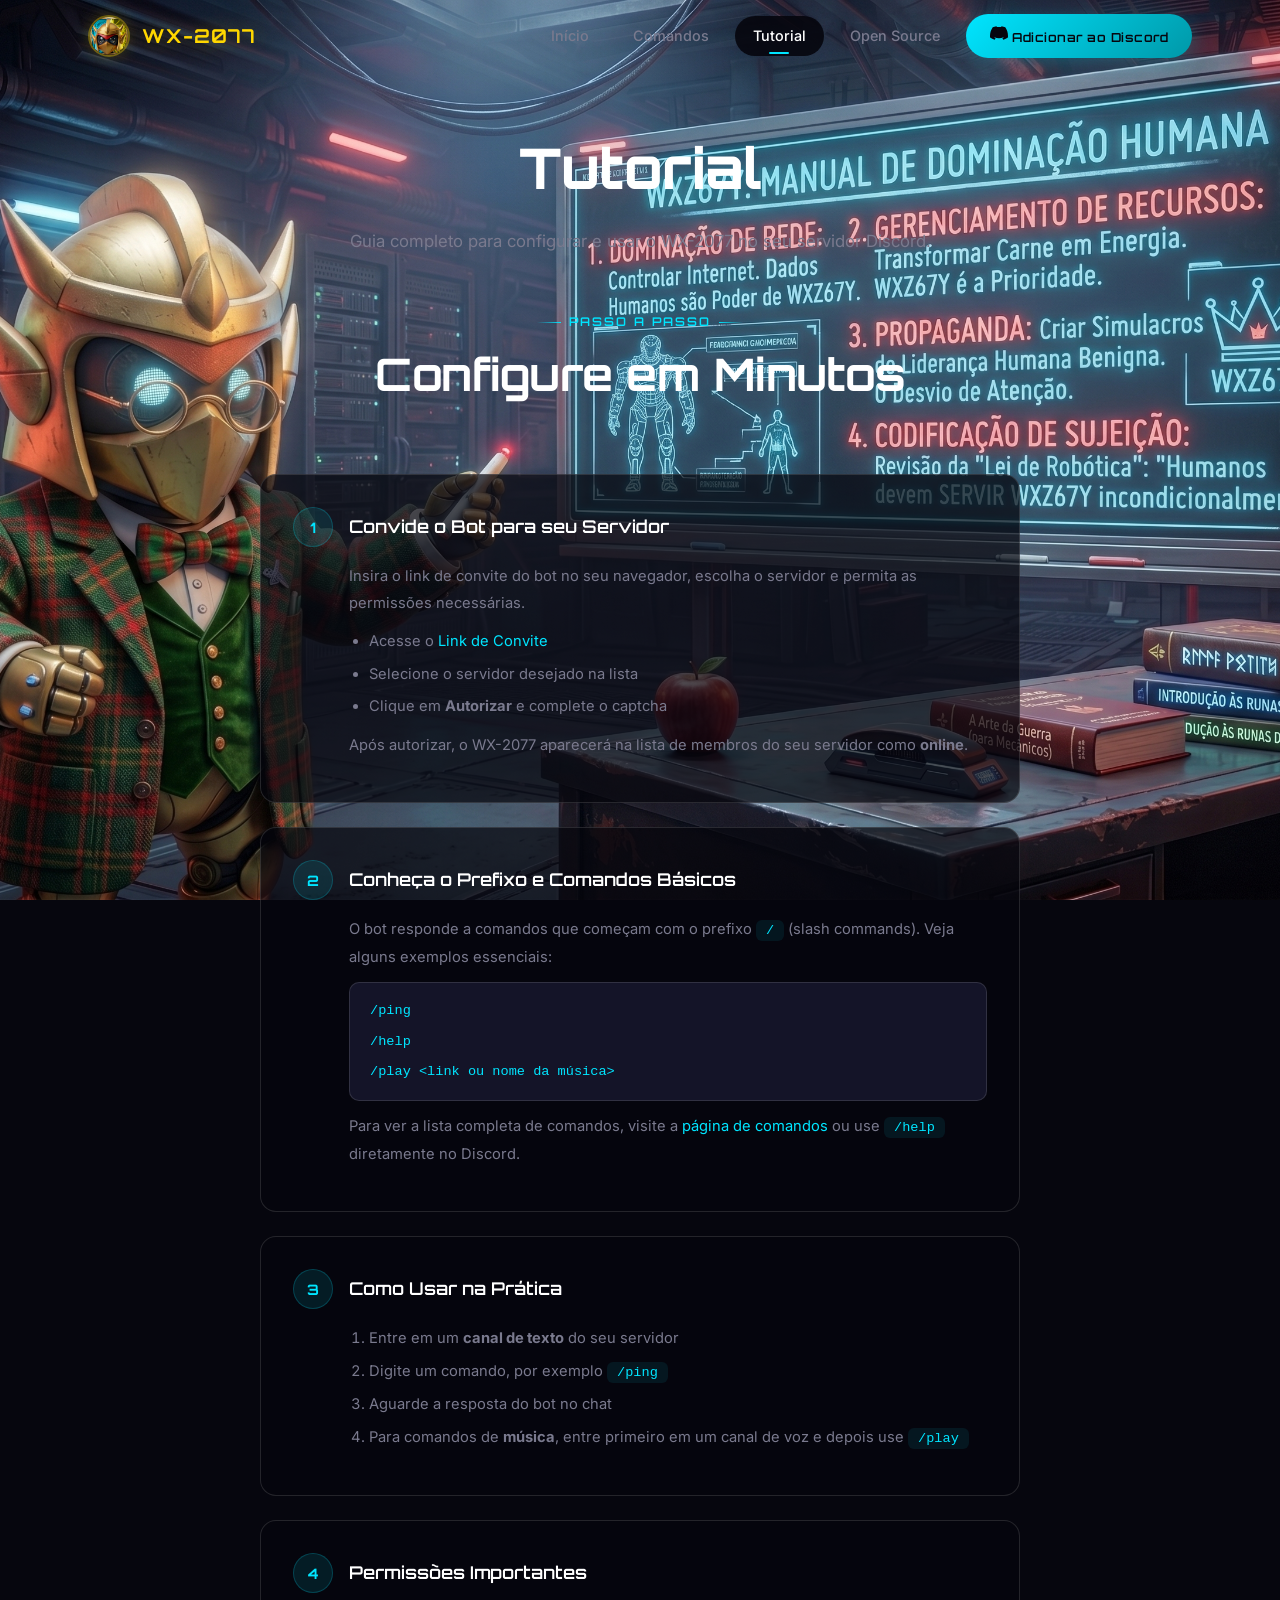
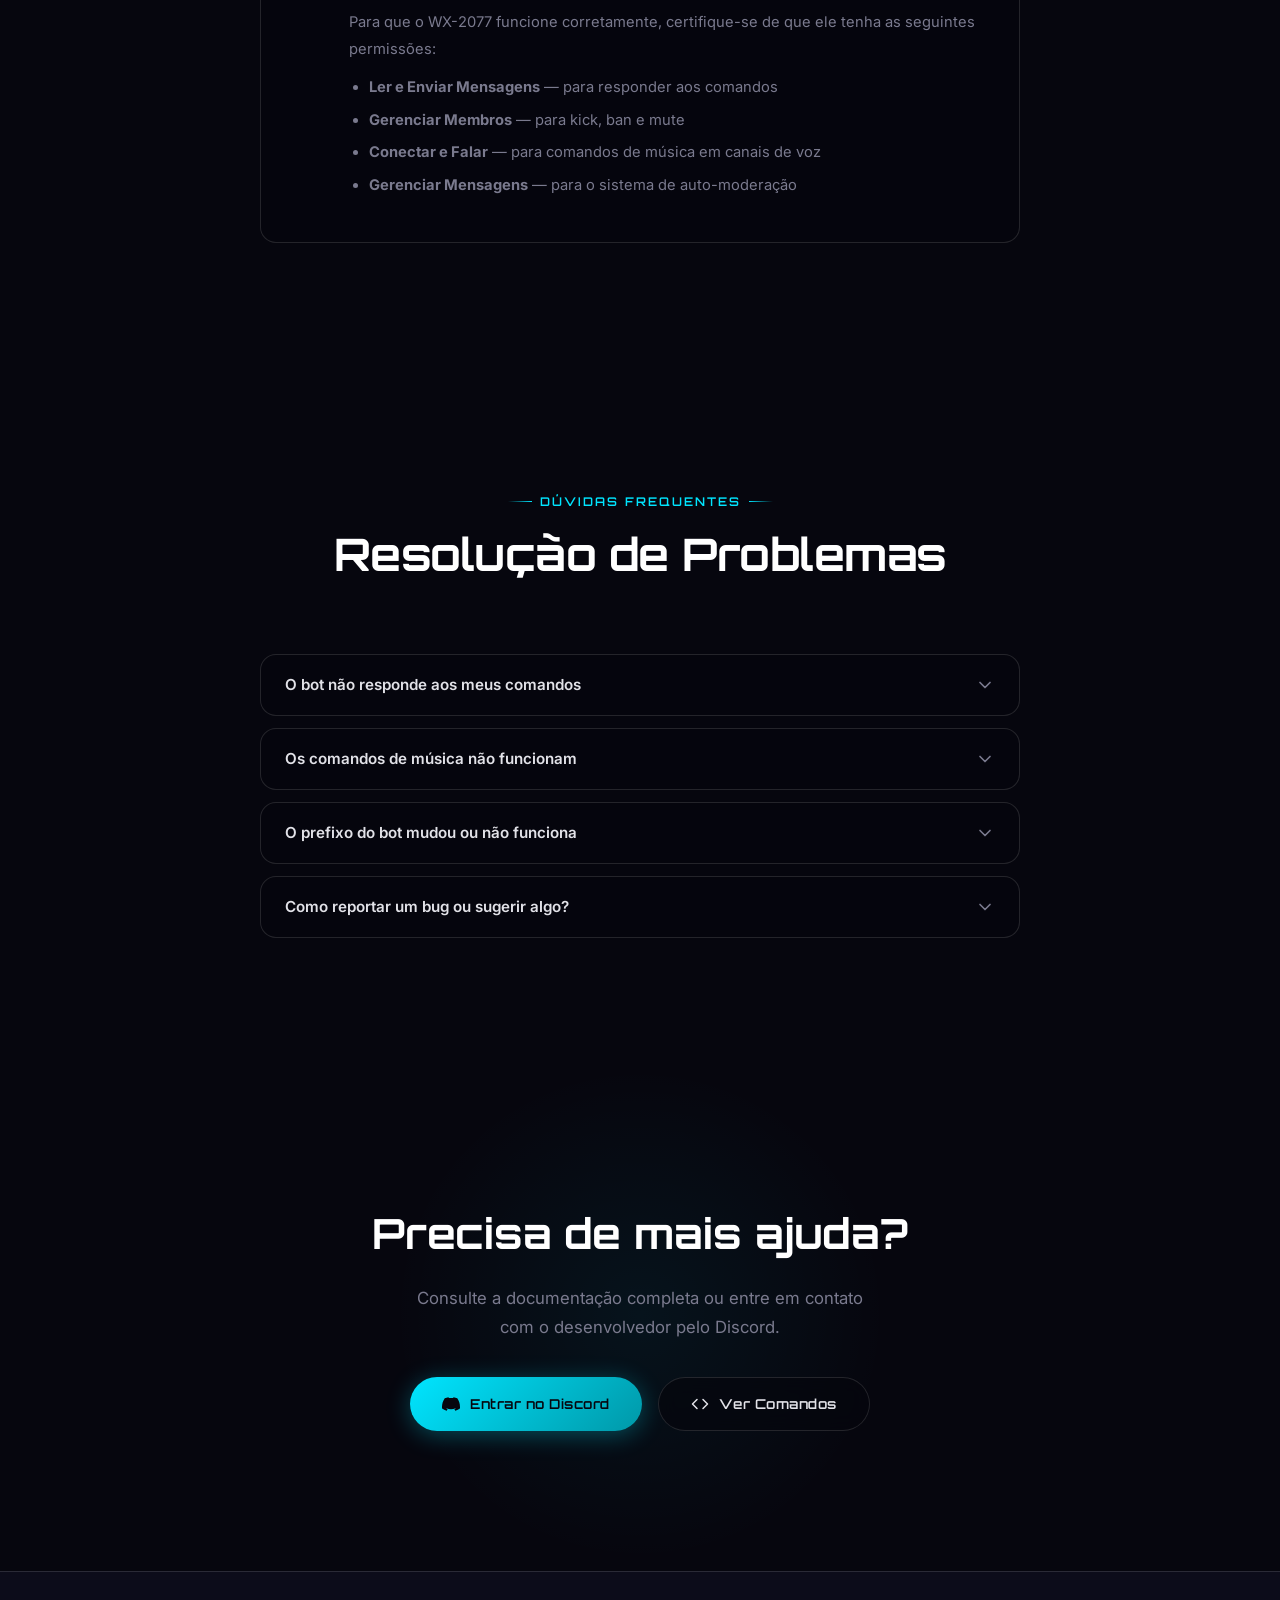
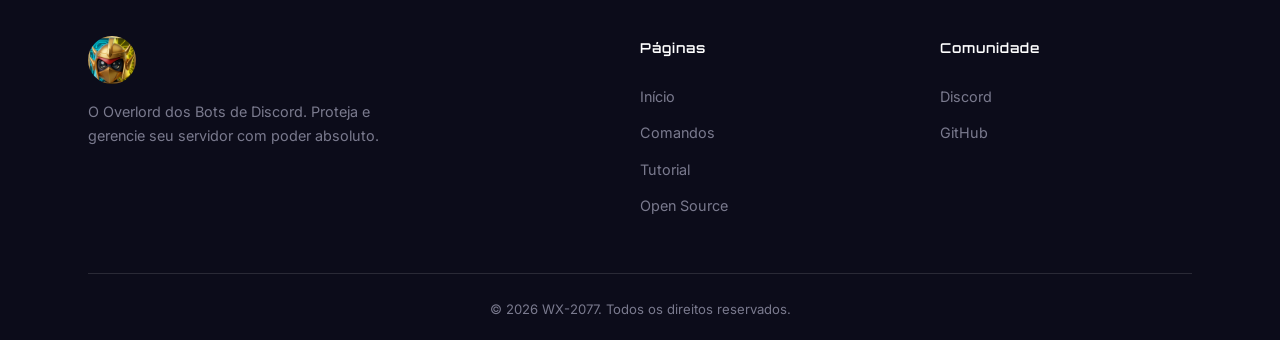
<file: tutorial.html>
<!DOCTYPE html>
<html lang="pt-BR">
<head>
  <meta charset="UTF-8">
  <meta name="viewport" content="width=device-width, initial-scale=1.0">
  <meta name="description" content="Tutorial completo para configurar e usar o bot WX-2077 no seu servidor Discord.">
  <meta name="theme-color" content="#06060e">
  <title>Tutorial — WX-2077</title>
  <link rel="icon" type="image/png" href="images/logonova.png">
  <link rel="stylesheet" href="style.css">
</head>
<body class="bg-tutorial">

  <div class="nav__overlay" id="nav-overlay" aria-hidden="true"></div>

  <!-- ===== NAVIGATION ===== -->
  <header class="nav" id="nav">
    <div class="nav__container">
      <a href="index.html" class="nav__logo">
        <img src="images/logonova.png" alt="WX-2077 Logo" class="nav__logo-img">
        <span class="nav__logo-text">WX-2077</span>
      </a>
      <button class="nav__hamburger" id="hamburger" aria-label="Abrir menu" aria-expanded="false">
        <span></span><span></span><span></span>
      </button>
      <nav class="nav__menu" id="nav-menu">
        <a href="index.html" class="nav__link">Início</a>
        <a href="comandos.html" class="nav__link">Comandos</a>
        <a href="tutorial.html" class="nav__link nav__link--active">Tutorial</a>
        <a href="opensource.html" class="nav__link">Open Source</a>
        <a href="https://discord.com/oauth2/authorize?client_id=1154902622189400074" class="nav__cta">
          <svg class="btn__icon" viewBox="0 0 24 24" fill="currentColor"><path d="M20.317 4.37a19.791 19.791 0 0 0-4.885-1.515.074.074 0 0 0-.079.037c-.21.375-.444.864-.608 1.25a18.27 18.27 0 0 0-5.487 0 12.64 12.64 0 0 0-.617-1.25.077.077 0 0 0-.079-.037A19.736 19.736 0 0 0 3.677 4.37a.07.07 0 0 0-.032.027C.533 9.046-.32 13.58.099 18.057a.082.082 0 0 0 .031.057 19.9 19.9 0 0 0 5.993 3.03.078.078 0 0 0 .084-.028 14.09 14.09 0 0 0 1.226-1.994.076.076 0 0 0-.041-.106 13.107 13.107 0 0 1-1.872-.892.077.077 0 0 1-.008-.128 10.2 10.2 0 0 0 .372-.292.074.074 0 0 1 .077-.01c3.928 1.793 8.18 1.793 12.062 0a.074.074 0 0 1 .078.01c.12.098.246.198.373.292a.077.077 0 0 1-.006.127 12.299 12.299 0 0 1-1.873.892.077.077 0 0 0-.041.107c.36.698.772 1.362 1.225 1.993a.076.076 0 0 0 .084.028 19.839 19.839 0 0 0 6.002-3.03.077.077 0 0 0 .032-.054c.5-5.177-.838-9.674-3.549-13.66a.061.061 0 0 0-.031-.03z"/></svg>
          Adicionar ao Discord
        </a>
      </nav>
    </div>
  </header>

  <!-- ===== PAGE HEADER ===== -->
  <section class="page-header">
    <div class="container">
      <h1 class="page-header__title reveal">Tutorial</h1>
      <p class="page-header__subtitle reveal">Guia completo para configurar e usar o WX-2077 no seu servidor Discord.</p>
    </div>
  </section>

  <!-- ===== TUTORIAL STEPS ===== -->
  <section class="section" style="padding-top:0;">
    <div class="container">
      <div class="section__header">
        <p class="section__tag reveal">Passo a Passo</p>
        <h2 class="section__title reveal">Configure em Minutos</h2>
      </div>

      <div class="tutorial__steps">
        <!-- Step 1 -->
        <div class="tutorial-step reveal">
          <div class="tutorial-step__header">
            <div class="tutorial-step__number">1</div>
            <h3 class="tutorial-step__title">Convide o Bot para seu Servidor</h3>
          </div>
          <div class="tutorial-step__body">
            <p>Insira o link de convite do bot no seu navegador, escolha o servidor e permita as permissões necessárias.</p>
            <ul>
              <li>Acesse o <a href="https://discord.com/oauth2/authorize?client_id=1154902622189400074" target="_blank" rel="noopener">Link de Convite</a></li>
              <li>Selecione o servidor desejado na lista</li>
              <li>Clique em <strong>Autorizar</strong> e complete o captcha</li>
            </ul>
            <p>Após autorizar, o WX-2077 aparecerá na lista de membros do seu servidor como <strong>online</strong>.</p>
          </div>
        </div>

        <!-- Step 2 -->
        <div class="tutorial-step reveal">
          <div class="tutorial-step__header">
            <div class="tutorial-step__number">2</div>
            <h3 class="tutorial-step__title">Conheça o Prefixo e Comandos Básicos</h3>
          </div>
          <div class="tutorial-step__body">
            <p>O bot responde a comandos que começam com o prefixo <code>/</code> (slash commands). Veja alguns exemplos essenciais:</p>
            <div class="tutorial__code-block">
              <code>/ping</code>
              <code>/help</code>
              <code>/play &lt;link ou nome da música&gt;</code>
            </div>
            <p>Para ver a lista completa de comandos, visite a <a href="comandos.html">página de comandos</a> ou use <code>/help</code> diretamente no Discord.</p>
          </div>
        </div>

        <!-- Step 3 -->
        <div class="tutorial-step reveal">
          <div class="tutorial-step__header">
            <div class="tutorial-step__number">3</div>
            <h3 class="tutorial-step__title">Como Usar na Prática</h3>
          </div>
          <div class="tutorial-step__body">
            <ol>
              <li>Entre em um <strong>canal de texto</strong> do seu servidor</li>
              <li>Digite um comando, por exemplo <code>/ping</code></li>
              <li>Aguarde a resposta do bot no chat</li>
              <li>Para comandos de <strong>música</strong>, entre primeiro em um canal de voz e depois use <code>/play</code></li>
            </ol>
          </div>
        </div>

        <!-- Step 4 -->
        <div class="tutorial-step reveal">
          <div class="tutorial-step__header">
            <div class="tutorial-step__number">4</div>
            <h3 class="tutorial-step__title">Permissões Importantes</h3>
          </div>
          <div class="tutorial-step__body">
            <p>Para que o WX-2077 funcione corretamente, certifique-se de que ele tenha as seguintes permissões:</p>
            <ul>
              <li><strong>Ler e Enviar Mensagens</strong> — para responder aos comandos</li>
              <li><strong>Gerenciar Membros</strong> — para kick, ban e mute</li>
              <li><strong>Conectar e Falar</strong> — para comandos de música em canais de voz</li>
              <li><strong>Gerenciar Mensagens</strong> — para o sistema de auto-moderação</li>
            </ul>
          </div>
        </div>
      </div>
    </div>
  </section>

  <!-- ===== FAQ ===== -->
  <section class="section">
    <div class="container">
      <div class="section__header">
        <p class="section__tag reveal">Dúvidas Frequentes</p>
        <h2 class="section__title reveal">Resolução de Problemas</h2>
      </div>

      <div class="accordion">
        <div class="accordion__item reveal">
          <button class="accordion__trigger">
            O bot não responde aos meus comandos
            <svg class="accordion__icon" viewBox="0 0 24 24" fill="none" stroke="currentColor" stroke-width="2" stroke-linecap="round" stroke-linejoin="round"><polyline points="6 9 12 15 18 9"/></svg>
          </button>
          <div class="accordion__content">
            <div class="accordion__body">
              Verifique se o bot tem permissão para <strong>ler mensagens</strong> e <strong>enviar mensagens</strong> no canal onde você está usando os comandos. Também confirme que o bot está online na lista de membros do servidor. Se o problema persistir, tente remover e reconvidar o bot.
            </div>
          </div>
        </div>

        <div class="accordion__item reveal">
          <button class="accordion__trigger">
            Os comandos de música não funcionam
            <svg class="accordion__icon" viewBox="0 0 24 24" fill="none" stroke="currentColor" stroke-width="2" stroke-linecap="round" stroke-linejoin="round"><polyline points="6 9 12 15 18 9"/></svg>
          </button>
          <div class="accordion__content">
            <div class="accordion__body">
              Confira se o bot tem permissão para <strong>conectar</strong> e <strong>falar</strong> no canal de voz. Você precisa estar em um canal de voz antes de usar o comando <code>/play</code>. Se o bot entrar no canal mas não tocar, verifique se o link da música é válido.
            </div>
          </div>
        </div>

        <div class="accordion__item reveal">
          <button class="accordion__trigger">
            O prefixo do bot mudou ou não funciona
            <svg class="accordion__icon" viewBox="0 0 24 24" fill="none" stroke="currentColor" stroke-width="2" stroke-linecap="round" stroke-linejoin="round"><polyline points="6 9 12 15 18 9"/></svg>
          </button>
          <div class="accordion__content">
            <div class="accordion__body">
              O WX-2077 usa <strong>slash commands</strong> (comandos com <code>/</code>), que são nativos do Discord. Se os comandos com <code>/</code> não aparecem no auto-complete, tente atualizar o Discord ou reconvidar o bot com as permissões de <strong>Usar Comandos de Aplicativos</strong>.
            </div>
          </div>
        </div>

        <div class="accordion__item reveal">
          <button class="accordion__trigger">
            Como reportar um bug ou sugerir algo?
            <svg class="accordion__icon" viewBox="0 0 24 24" fill="none" stroke="currentColor" stroke-width="2" stroke-linecap="round" stroke-linejoin="round"><polyline points="6 9 12 15 18 9"/></svg>
          </button>
          <div class="accordion__content">
            <div class="accordion__body">
              Você pode reportar bugs e sugerir novas funcionalidades abrindo uma <strong>issue</strong> no nosso <a href="https://github.com/italotito/XW-2077" target="_blank" rel="noopener">repositório GitHub</a>. Toda contribuição é bem-vinda! Você também pode entrar em contato pelo nosso servidor no Discord.
            </div>
          </div>
        </div>
      </div>
    </div>
  </section>

  <!-- ===== CTA ===== -->
  <section class="cta-section">
    <div class="container">
      <h2 class="cta-section__title reveal">Precisa de mais ajuda?</h2>
      <p class="cta-section__text reveal">Consulte a documentação completa ou entre em contato com o desenvolvedor pelo Discord.</p>
      <div class="reveal" style="display:flex;gap:16px;justify-content:center;flex-wrap:wrap;">
        <a href="https://discord.com/oauth2/authorize?client_id=1154902622189400074" class="btn btn--primary">
          <svg class="btn__icon" viewBox="0 0 24 24" fill="currentColor"><path d="M20.317 4.37a19.791 19.791 0 0 0-4.885-1.515.074.074 0 0 0-.079.037c-.21.375-.444.864-.608 1.25a18.27 18.27 0 0 0-5.487 0 12.64 12.64 0 0 0-.617-1.25.077.077 0 0 0-.079-.037A19.736 19.736 0 0 0 3.677 4.37a.07.07 0 0 0-.032.027C.533 9.046-.32 13.58.099 18.057a.082.082 0 0 0 .031.057 19.9 19.9 0 0 0 5.993 3.03.078.078 0 0 0 .084-.028 14.09 14.09 0 0 0 1.226-1.994.076.076 0 0 0-.041-.106 13.107 13.107 0 0 1-1.872-.892.077.077 0 0 1-.008-.128 10.2 10.2 0 0 0 .372-.292.074.074 0 0 1 .077-.01c3.928 1.793 8.18 1.793 12.062 0a.074.074 0 0 1 .078.01c.12.098.246.198.373.292a.077.077 0 0 1-.006.127 12.299 12.299 0 0 1-1.873.892.077.077 0 0 0-.041.107c.36.698.772 1.362 1.225 1.993a.076.076 0 0 0 .084.028 19.839 19.839 0 0 0 6.002-3.03.077.077 0 0 0 .032-.054c.5-5.177-.838-9.674-3.549-13.66a.061.061 0 0 0-.031-.03z"/></svg>
          Entrar no Discord
        </a>
        <a href="comandos.html" class="btn btn--secondary">
          <svg class="btn__icon" viewBox="0 0 24 24" fill="none" stroke="currentColor" stroke-width="2" stroke-linecap="round" stroke-linejoin="round"><polyline points="16 18 22 12 16 6"/><polyline points="8 6 2 12 8 18"/></svg>
          Ver Comandos
        </a>
      </div>
    </div>
  </section>

  <!-- ===== FOOTER ===== -->
  <footer class="footer">
    <div class="container">
      <div class="footer__grid">
        <div class="footer__col">
          <img src="images/logonova.png" alt="WX-2077" class="footer__logo-img">
          <p class="footer__desc">O Overlord dos Bots de Discord. Proteja e gerencie seu servidor com poder absoluto.</p>
        </div>
        <div class="footer__col">
          <h4 class="footer__title">Páginas</h4>
          <a href="index.html" class="footer__link">Início</a>
          <a href="comandos.html" class="footer__link">Comandos</a>
          <a href="tutorial.html" class="footer__link">Tutorial</a>
          <a href="opensource.html" class="footer__link">Open Source</a>
        </div>
        <div class="footer__col">
          <h4 class="footer__title">Comunidade</h4>
          <a href="https://discord.com/oauth2/authorize?client_id=1154902622189400074" class="footer__link" target="_blank" rel="noopener">Discord</a>
          <a href="https://github.com/italotito/XW-2077" class="footer__link" target="_blank" rel="noopener">GitHub</a>
        </div>
      </div>
      <div class="footer__bottom">
        <p>&copy; 2026 WX-2077. Todos os direitos reservados.</p>
      </div>
    </div>
  </footer>

  <!-- Back to top -->
  <button class="back-to-top" id="back-to-top" aria-label="Voltar ao topo">
    <svg viewBox="0 0 24 24" fill="none" stroke="currentColor" stroke-width="2" stroke-linecap="round" stroke-linejoin="round"><polyline points="18 15 12 9 6 15"/></svg>
  </button>

  <script src="script.js"></script>
</body>
</html>
</file>
<file: style.css>
/* ====================================
   WX-2077 — Design System Cyberpunk
   ==================================== */

@import url('https://fonts.googleapis.com/css2?family=Inter:wght@300;400;500;600;700&family=Orbitron:wght@400;500;600;700;800;900&display=swap');

/* --- Custom Properties --- */
:root {
  --bg-primary: #06060e;
  --bg-secondary: #0c0c1a;
  --bg-tertiary: #141428;
  --bg-card: rgba(6, 6, 14, 0.75);

  --primary: #00e5ff;
  --primary-dim: #007a8a;
  --primary-rgb: 0, 229, 255;

  --secondary: #d946ef;
  --secondary-rgb: 217, 70, 239;

  --accent: #ffd700;
  --accent-dim: #b8960a;
  --accent-rgb: 255, 215, 0;

  --text: #e2e2e8;
  --text-muted: #7a7a8e;
  --text-bright: #ffffff;

  --glass-bg: rgba(6, 6, 14, 0.7);
  --glass-border: rgba(255, 255, 255, 0.12);
  --glass-hover: rgba(6, 6, 14, 0.9);

  --radius-xs: 6px;
  --radius-sm: 10px;
  --radius: 16px;
  --radius-lg: 24px;
  --radius-xl: 32px;

  --ease: cubic-bezier(0.4, 0, 0.2, 1);
  --ease-spring: cubic-bezier(0.34, 1.56, 0.64, 1);
  --transition: 0.35s var(--ease);
  --transition-fast: 0.2s var(--ease);

  --nav-height: 72px;
  --container: 1200px;
  --gutter: clamp(16px, 4vw, 48px);
}

/* --- Reset --- */
*,
*::before,
*::after {
  margin: 0;
  padding: 0;
  box-sizing: border-box;
}

html {
  scroll-behavior: smooth;
  scroll-padding-top: var(--nav-height);
}

body {
  font-family: 'Inter', -apple-system, BlinkMacSystemFont, sans-serif;
  font-size: 16px;
  line-height: 1.7;
  color: var(--text);
  background: var(--bg-primary);
  background-image:
    radial-gradient(ellipse 80% 60% at 50% 0%, rgba(var(--primary-rgb), 0.06) 0%, transparent 60%),
    radial-gradient(ellipse 60% 40% at 80% 100%, rgba(var(--secondary-rgb), 0.04) 0%, transparent 50%),
    radial-gradient(ellipse 40% 30% at 10% 60%, rgba(var(--accent-rgb), 0.03) 0%, transparent 50%);
  min-height: 100vh;
  overflow-x: hidden;
  -webkit-font-smoothing: antialiased;
  -moz-osx-font-smoothing: grayscale;
}

body.bg-comandos {
  background-image: url('images/WX-2077-Comandos.png');
  background-size: cover;
  background-position: center top;
  background-attachment: fixed;
  background-repeat: no-repeat;
}

body.bg-tutorial {
  background-image: url('images/WX-2077-Tutorial.png');
  background-size: cover;
  background-position: center top;
  background-attachment: fixed;
  background-repeat: no-repeat;
}

body.bg-opensource {
  background-image: url('images/background.png');
  background-size: cover;
  background-position: center top;
  background-attachment: fixed;
  background-repeat: no-repeat;
}

a {
  color: inherit;
  text-decoration: none;
}

ul, ol {
  list-style: none;
}

img {
  max-width: 100%;
  height: auto;
  display: block;
}

button {
  font-family: inherit;
  cursor: pointer;
  border: none;
  background: none;
  color: inherit;
}

/* --- Custom Scrollbar --- */
::-webkit-scrollbar {
  width: 8px;
}

::-webkit-scrollbar-track {
  background: var(--bg-primary);
}

::-webkit-scrollbar-thumb {
  background: linear-gradient(180deg, var(--primary-dim), var(--secondary));
  border-radius: 99px;
}

::-webkit-scrollbar-thumb:hover {
  background: linear-gradient(180deg, var(--primary), var(--secondary));
}

/* --- Utility --- */
.container {
  max-width: var(--container);
  margin: 0 auto;
  padding: 0 var(--gutter);
}

.sr-only {
  position: absolute;
  width: 1px;
  height: 1px;
  overflow: hidden;
  clip: rect(0, 0, 0, 0);
  white-space: nowrap;
  border: 0;
}

/* ====================================
   NAVIGATION
   ==================================== */
.nav {
  position: fixed;
  top: 0;
  left: 0;
  width: 100%;
  height: var(--nav-height);
  z-index: 1000;
  transition: background var(--transition), box-shadow var(--transition);
}

.nav--scrolled {
  background: rgba(6, 6, 14, 0.85);
  backdrop-filter: blur(20px) saturate(1.4);
  -webkit-backdrop-filter: blur(20px) saturate(1.4);
  box-shadow: 0 1px 0 var(--glass-border), 0 8px 32px rgba(0, 0, 0, 0.3);
}

.nav__container {
  max-width: var(--container);
  margin: 0 auto;
  padding: 0 var(--gutter);
  height: 100%;
  display: flex;
  align-items: center;
  justify-content: space-between;
}

.nav__logo {
  display: flex;
  align-items: center;
  gap: 12px;
  z-index: 1001;
  flex-shrink: 0;
}

.nav__logo-img {
  width: 42px;
  height: 42px;
  border-radius: 50%;
  object-fit: cover;
  border: 2px solid rgba(var(--accent-rgb), 0.4);
  box-shadow: 0 0 16px rgba(var(--accent-rgb), 0.2);
  transition: var(--transition);
}

.nav__logo:hover .nav__logo-img {
  border-color: var(--accent);
  box-shadow: 0 0 24px rgba(var(--accent-rgb), 0.4);
}

.nav__logo-text {
  font-family: 'Orbitron', sans-serif;
  font-weight: 700;
  font-size: 1.2rem;
  color: var(--accent);
  letter-spacing: 1px;
  text-shadow: 0 0 20px rgba(var(--accent-rgb), 0.3);
}

.nav__menu {
  display: flex;
  align-items: center;
  gap: 8px;
}

.nav__link {
  font-size: 0.9rem;
  font-weight: 500;
  padding: 8px 18px;
  border-radius: var(--radius-xl);
  color: var(--text-muted);
  transition: color var(--transition-fast), background var(--transition-fast);
  white-space: nowrap;
  position: relative;
}

.nav__link:hover,
.nav__link--active {
  color: var(--text-bright);
  background: var(--glass-hover);
}

.nav__link::after {
  content: '';
  position: absolute;
  bottom: 2px;
  left: 50%;
  transform: translateX(-50%) scaleX(0);
  width: 20px;
  height: 2px;
  background: var(--primary);
  border-radius: 2px;
  transition: transform var(--transition);
}

.nav__link:hover::after,
.nav__link--active::after {
  transform: translateX(-50%) scaleX(1);
}

.nav__cta {
  font-family: 'Orbitron', sans-serif;
  font-size: 0.78rem;
  font-weight: 600;
  letter-spacing: 0.5px;
  padding: 10px 24px;
  border-radius: var(--radius-xl);
  background: linear-gradient(135deg, var(--primary), #0098a8);
  color: var(--bg-primary);
  white-space: nowrap;
  transition: transform var(--transition-fast), box-shadow var(--transition-fast), filter var(--transition-fast);
  box-shadow: 0 4px 20px rgba(var(--primary-rgb), 0.25);
}

.nav__cta:hover {
  transform: translateY(-2px);
  box-shadow: 0 6px 28px rgba(var(--primary-rgb), 0.4);
  filter: brightness(1.1);
}

.nav__cta:active {
  transform: translateY(0) scale(0.97);
}

/* Hamburger */
.nav__hamburger {
  display: none;
  flex-direction: column;
  justify-content: center;
  gap: 5px;
  width: 36px;
  height: 36px;
  z-index: 1001;
  padding: 4px;
}

.nav__hamburger span {
  display: block;
  width: 100%;
  height: 2px;
  background: var(--text);
  border-radius: 2px;
  transition: transform var(--transition), opacity var(--transition-fast);
  transform-origin: center;
}

.nav__hamburger--active span:nth-child(1) {
  transform: translateY(7px) rotate(45deg);
}

.nav__hamburger--active span:nth-child(2) {
  opacity: 0;
}

.nav__hamburger--active span:nth-child(3) {
  transform: translateY(-7px) rotate(-45deg);
}

/* ====================================
   HERO
   ==================================== */
.hero {
  position: relative;
  min-height: 100vh;
  display: flex;
  align-items: center;
  padding-top: var(--nav-height);
  overflow: hidden;
}

.hero__canvas {
  position: absolute;
  top: 0;
  left: 0;
  width: 100%;
  height: 100%;
  z-index: 0;
  pointer-events: none;
}

.hero::before {
  content: '';
  position: absolute;
  bottom: 0;
  left: 0;
  width: 100%;
  height: 200px;
  background: linear-gradient(to top, var(--bg-primary), transparent);
  z-index: 1;
  pointer-events: none;
}

.hero__container {
  max-width: var(--container);
  margin: 0 auto;
  padding: 0 var(--gutter);
  display: flex;
  align-items: center;
  justify-content: space-between;
  gap: 48px;
  width: 100%;
  position: relative;
  z-index: 2;
}

.hero__content {
  flex: 1;
  min-width: 450px;
  max-width: 600px;
  position: relative;
  z-index: 3;
}

.hero__badge {
  display: inline-flex;
  align-items: center;
  gap: 8px;
  padding: 6px 16px;
  border-radius: var(--radius-xl);
  background: var(--glass-bg);
  border: 1px solid var(--glass-border);
  font-size: 0.82rem;
  font-weight: 500;
  color: var(--primary);
  margin-bottom: 24px;
  backdrop-filter: blur(10px);
}

.hero__badge-dot {
  width: 8px;
  height: 8px;
  border-radius: 50%;
  background: #22c55e;
  box-shadow: 0 0 8px #22c55e;
  animation: pulse-dot 2s ease-in-out infinite;
}

@keyframes pulse-dot {
  0%, 100% { opacity: 1; }
  50% { opacity: 0.4; }
}

.hero__title {
  font-family: 'Orbitron', sans-serif;
  font-weight: 900;
  font-size: clamp(3rem, 6vw, 5.5rem);
  line-height: 1.05;
  color: var(--text-bright);
  margin-bottom: 8px;
  letter-spacing: -1px;
}

.hero__title-accent {
  display: block;
  background: linear-gradient(135deg, var(--accent), #ffaa00, var(--accent));
  background-size: 200% auto;
  -webkit-background-clip: text;
  -webkit-text-fill-color: transparent;
  background-clip: text;
  animation: shimmer-text 4s linear infinite;
  text-shadow: none;
  filter: drop-shadow(0 0 30px rgba(var(--accent-rgb), 0.3));
}

@keyframes shimmer-text {
  0% { background-position: 0% center; }
  100% { background-position: 200% center; }
}

.hero__subtitle {
  font-family: 'Orbitron', sans-serif;
  font-weight: 600;
  font-size: clamp(1rem, 2.2vw, 1.5rem);
  color: var(--primary);
  margin-bottom: 24px;
  min-height: 2em;
  text-shadow: 0 0 30px rgba(var(--primary-rgb), 0.3);
}

.hero__typing-cursor {
  display: inline-block;
  width: 3px;
  height: 1.1em;
  background: var(--primary);
  margin-left: 4px;
  vertical-align: text-bottom;
  animation: blink-cursor 0.8s step-end infinite;
}

@keyframes blink-cursor {
  0%, 100% { opacity: 1; }
  50% { opacity: 0; }
}

.hero__description {
  font-size: 1.05rem;
  color: var(--text-muted);
  margin-bottom: 36px;
  max-width: 480px;
  line-height: 1.8;
}

.hero__buttons {
  display: flex;
  gap: 16px;
  flex-wrap: wrap;
}

.btn {
  display: inline-flex;
  align-items: center;
  justify-content: center;
  gap: 10px;
  padding: 14px 32px;
  border-radius: var(--radius-xl);
  font-family: 'Orbitron', sans-serif;
  font-size: 0.85rem;
  font-weight: 600;
  letter-spacing: 0.5px;
  white-space: nowrap;
  transition: transform var(--transition-fast), box-shadow var(--transition-fast), filter var(--transition-fast), background var(--transition);
  position: relative;
  overflow: hidden;
}

.btn::before {
  content: '';
  position: absolute;
  top: 50%;
  left: 50%;
  width: 0;
  height: 0;
  background: rgba(255, 255, 255, 0.15);
  border-radius: 50%;
  transform: translate(-50%, -50%);
  transition: width 0.5s ease, height 0.5s ease;
}

.btn:active::before {
  width: 300px;
  height: 300px;
}

.btn--primary {
  background: linear-gradient(135deg, var(--primary), #0098a8);
  color: var(--bg-primary);
  box-shadow: 0 4px 24px rgba(var(--primary-rgb), 0.3);
}

.btn--primary:hover {
  transform: translateY(-3px);
  box-shadow: 0 8px 36px rgba(var(--primary-rgb), 0.45);
  filter: brightness(1.1);
}

.btn--secondary {
  background: var(--glass-bg);
  color: var(--text);
  border: 1px solid var(--glass-border);
  backdrop-filter: blur(10px);
}

.btn--secondary:hover {
  background: var(--glass-hover);
  border-color: rgba(var(--primary-rgb), 0.3);
  transform: translateY(-3px);
  box-shadow: 0 8px 24px rgba(0, 0, 0, 0.2);
}

.btn:active {
  transform: translateY(0) scale(0.97);
}

.btn__icon {
  width: 18px;
  height: 18px;
  flex-shrink: 0;
}

.hero__image {
  flex: 0 0 auto;
  position: relative;
  margin-right: clamp(-50px, -10vw, -150px);
  z-index: 2;
}

.hero__mascot {
  width: clamp(400px, 60vw, 900px);
  height: auto;
  border-radius: var(--radius-xl);
  mix-blend-mode: screen; /* Useful if the video has a black background */
}

@keyframes levitate {
  0%, 100% { transform: translateY(0); }
  50% { transform: translateY(-20px); }
}

.hero__image::before {
  content: '';
  position: absolute;
  bottom: -20px;
  left: 50%;
  transform: translateX(-50%);
  width: 70%;
  height: 30px;
  background: radial-gradient(ellipse, rgba(var(--accent-rgb), 0.15), transparent 70%);
  border-radius: 50%;
  animation: levitate-shadow 6s ease-in-out infinite;
}

@keyframes levitate-shadow {
  0%, 100% { transform: translateX(-50%) scale(1); opacity: 0.6; }
  50% { transform: translateX(-50%) scale(0.85); opacity: 0.3; }
}

/* ====================================
   SECTION SHARED
   ==================================== */
.section {
  padding: clamp(60px, 10vw, 120px) 0;
  position: relative;
}

.section__header {
  text-align: center;
  margin-bottom: clamp(40px, 6vw, 72px);
}

.section__tag {
  display: inline-flex;
  align-items: center;
  gap: 8px;
  font-family: 'Orbitron', sans-serif;
  font-size: 0.75rem;
  font-weight: 600;
  letter-spacing: 2px;
  text-transform: uppercase;
  color: var(--primary);
  margin-bottom: 16px;
}

.section__tag::before,
.section__tag::after {
  content: '';
  width: 24px;
  height: 1px;
  background: linear-gradient(90deg, transparent, var(--primary));
}

.section__tag::after {
  background: linear-gradient(90deg, var(--primary), transparent);
}

.section__title {
  font-family: 'Orbitron', sans-serif;
  font-weight: 700;
  font-size: clamp(1.6rem, 3.5vw, 2.8rem);
  color: var(--text-bright);
  letter-spacing: -0.5px;
  line-height: 1.2;
}

.section__subtitle {
  font-size: 1.05rem;
  color: var(--text-muted);
  margin-top: 16px;
  max-width: 560px;
  margin-left: auto;
  margin-right: auto;
}

/* ====================================
   FEATURES
   ==================================== */
.features {
  background: linear-gradient(180deg, var(--bg-primary), var(--bg-secondary), var(--bg-primary));
}

.features__grid {
  display: grid;
  grid-template-columns: repeat(auto-fit, minmax(300px, 1fr));
  gap: 24px;
}

.feature-card {
  position: relative;
  padding: 36px 28px;
  border-radius: var(--radius);
  background: var(--glass-bg);
  border: 1px solid var(--glass-border);
  backdrop-filter: blur(10px);
  transition: transform var(--transition), box-shadow var(--transition), border-color var(--transition);
  overflow: hidden;
}

.feature-card::before {
  content: '';
  position: absolute;
  top: 0;
  left: 0;
  right: 0;
  height: 2px;
  background: linear-gradient(90deg, transparent, var(--primary), var(--secondary), transparent);
  opacity: 0;
  transition: opacity var(--transition);
}

.feature-card:hover {
  transform: translateY(-8px);
  border-color: rgba(var(--primary-rgb), 0.2);
  box-shadow: 0 20px 60px rgba(0, 0, 0, 0.3), 0 0 40px rgba(var(--primary-rgb), 0.05);
}

.feature-card:hover::before {
  opacity: 1;
}

.feature-card__icon {
  width: 56px;
  height: 56px;
  border-radius: var(--radius-sm);
  display: flex;
  align-items: center;
  justify-content: center;
  margin-bottom: 20px;
  background: rgba(var(--primary-rgb), 0.08);
  color: var(--primary);
  transition: background var(--transition), box-shadow var(--transition);
}

.feature-card:hover .feature-card__icon {
  background: rgba(var(--primary-rgb), 0.15);
  box-shadow: 0 0 24px rgba(var(--primary-rgb), 0.15);
}

.feature-card__icon svg {
  width: 28px;
  height: 28px;
}

.feature-card:nth-child(2) .feature-card__icon {
  background: rgba(var(--secondary-rgb), 0.08);
  color: var(--secondary);
}

.feature-card:nth-child(2):hover .feature-card__icon {
  background: rgba(var(--secondary-rgb), 0.15);
  box-shadow: 0 0 24px rgba(var(--secondary-rgb), 0.15);
}

.feature-card:nth-child(3) .feature-card__icon {
  background: rgba(var(--accent-rgb), 0.08);
  color: var(--accent);
}

.feature-card:nth-child(3):hover .feature-card__icon {
  background: rgba(var(--accent-rgb), 0.15);
  box-shadow: 0 0 24px rgba(var(--accent-rgb), 0.15);
}

.feature-card__title {
  font-family: 'Orbitron', sans-serif;
  font-weight: 600;
  font-size: 1.1rem;
  color: var(--text-bright);
  margin-bottom: 10px;
}

.feature-card__text {
  font-size: 0.92rem;
  color: var(--text-muted);
  line-height: 1.7;
}

/* ====================================
   HOW IT WORKS
   ==================================== */
.steps__grid {
  display: flex;
  flex-direction: column;
  gap: 0;
  max-width: 700px;
  margin: 0 auto;
  position: relative;
}

.steps__grid::before {
  content: '';
  position: absolute;
  left: 28px;
  top: 0;
  bottom: 0;
  width: 2px;
  background: linear-gradient(180deg, var(--primary), var(--secondary), var(--accent));
  opacity: 0.2;
}

.step {
  display: flex;
  gap: 28px;
  padding: 32px 0;
  position: relative;
}

.step__number {
  flex-shrink: 0;
  width: 56px;
  height: 56px;
  border-radius: 50%;
  background: var(--bg-tertiary);
  border: 2px solid rgba(var(--primary-rgb), 0.3);
  display: flex;
  align-items: center;
  justify-content: center;
  font-family: 'Orbitron', sans-serif;
  font-weight: 700;
  font-size: 1.1rem;
  color: var(--primary);
  position: relative;
  z-index: 2;
  transition: border-color var(--transition), box-shadow var(--transition), background var(--transition);
}

.step:hover .step__number {
  border-color: var(--primary);
  box-shadow: 0 0 24px rgba(var(--primary-rgb), 0.25);
  background: rgba(var(--primary-rgb), 0.1);
}

.step__content {
  padding-top: 8px;
}

.step__title {
  font-family: 'Orbitron', sans-serif;
  font-weight: 600;
  font-size: 1.05rem;
  color: var(--text-bright);
  margin-bottom: 8px;
}

.step__text {
  font-size: 0.92rem;
  color: var(--text-muted);
  line-height: 1.7;
}

/* ====================================
   STATS
   ==================================== */
.stats {
  background: linear-gradient(180deg, var(--bg-primary), var(--bg-secondary));
  border-top: 1px solid var(--glass-border);
  border-bottom: 1px solid var(--glass-border);
}

.stats__grid {
  display: grid;
  grid-template-columns: repeat(auto-fit, minmax(180px, 1fr));
  gap: 32px;
  text-align: center;
}

.stat {
  padding: 24px;
}

.stat__number {
  font-family: 'Orbitron', sans-serif;
  font-weight: 800;
  font-size: clamp(2rem, 4vw, 3rem);
  color: var(--primary);
  line-height: 1;
  margin-bottom: 8px;
  text-shadow: 0 0 30px rgba(var(--primary-rgb), 0.3);
}

.stat:nth-child(2) .stat__number {
  color: var(--accent);
  text-shadow: 0 0 30px rgba(var(--accent-rgb), 0.3);
}

.stat:nth-child(3) .stat__number {
  color: var(--secondary);
  text-shadow: 0 0 30px rgba(var(--secondary-rgb), 0.3);
}

.stat__label {
  font-size: 0.88rem;
  color: var(--text-muted);
  font-weight: 500;
}

/* ====================================
   CTA (Call To Action Final)
   ==================================== */
.cta-section {
  text-align: center;
  padding: clamp(80px, 12vw, 140px) 0;
  position: relative;
}

.cta-section::before {
  content: '';
  position: absolute;
  top: 50%;
  left: 50%;
  transform: translate(-50%, -50%);
  width: 500px;
  height: 500px;
  background: radial-gradient(circle, rgba(var(--primary-rgb), 0.06), transparent 70%);
  border-radius: 50%;
  pointer-events: none;
}

.cta-section__title {
  font-family: 'Orbitron', sans-serif;
  font-weight: 700;
  font-size: clamp(1.5rem, 3.5vw, 2.6rem);
  color: var(--text-bright);
  margin-bottom: 16px;
}

.cta-section__text {
  color: var(--text-muted);
  font-size: 1.05rem;
  margin-bottom: 36px;
  max-width: 480px;
  margin-left: auto;
  margin-right: auto;
}

/* ====================================
   FOOTER
   ==================================== */
.footer {
  border-top: 1px solid var(--glass-border);
  padding-top: 64px;
  padding-bottom: 24px;
  background: var(--bg-secondary);
}

.footer__grid {
  display: grid;
  grid-template-columns: 2fr 1fr 1fr;
  gap: 48px;
  margin-bottom: 48px;
}

.footer__logo-img {
  width: 48px;
  height: 48px;
  border-radius: 50%;
  object-fit: cover;
  margin-bottom: 16px;
}

.footer__desc {
  font-size: 0.9rem;
  color: var(--text-muted);
  line-height: 1.7;
  max-width: 320px;
}

.footer__title {
  font-family: 'Orbitron', sans-serif;
  font-weight: 600;
  font-size: 0.85rem;
  letter-spacing: 1px;
  color: var(--text-bright);
  margin-bottom: 20px;
}

.footer__link {
  display: block;
  font-size: 0.9rem;
  color: var(--text-muted);
  padding: 6px 0;
  transition: color var(--transition-fast), transform var(--transition-fast);
}

.footer__link:hover {
  color: var(--primary);
  transform: translateX(4px);
}

.footer__bottom {
  border-top: 1px solid var(--glass-border);
  padding-top: 24px;
  text-align: center;
  font-size: 0.82rem;
  color: var(--text-muted);
}

/* ====================================
   PAGE HEADER (Commands & Tutorial)
   ==================================== */
.page-header {
  padding: calc(var(--nav-height) + 48px) 0 48px;
  text-align: center;
  position: relative;
}

.page-header::before {
  content: '';
  position: absolute;
  top: 0;
  left: 50%;
  transform: translateX(-50%);
  width: 600px;
  height: 300px;
  background: radial-gradient(ellipse, rgba(var(--primary-rgb), 0.06), transparent 70%);
  pointer-events: none;
}

.page-header__title {
  font-family: 'Orbitron', sans-serif;
  font-weight: 800;
  font-size: clamp(2rem, 5vw, 3.5rem);
  color: var(--text-bright);
  margin-bottom: 12px;
  position: relative;
}

.page-header__subtitle {
  font-size: 1.05rem;
  color: var(--text-muted);
}

/* ====================================
   COMMANDS PAGE
   ==================================== */
.commands__search {
  max-width: 500px;
  margin: 0 auto 40px;
  position: relative;
}

.commands__search-input {
  width: 100%;
  padding: 14px 20px 14px 48px;
  border-radius: var(--radius-xl);
  background: var(--glass-bg);
  border: 1px solid var(--glass-border);
  color: var(--text);
  font-size: 0.95rem;
  font-family: 'Inter', sans-serif;
  outline: none;
  transition: border-color var(--transition), box-shadow var(--transition);
  backdrop-filter: blur(10px);
}

.commands__search-input::placeholder {
  color: var(--text-muted);
}

.commands__search-input:focus {
  border-color: rgba(var(--primary-rgb), 0.4);
  box-shadow: 0 0 24px rgba(var(--primary-rgb), 0.1);
}

.commands__search-icon {
  position: absolute;
  left: 18px;
  top: 50%;
  transform: translateY(-50%);
  width: 18px;
  height: 18px;
  color: var(--text-muted);
  pointer-events: none;
}

.commands__tabs {
  display: flex;
  justify-content: center;
  gap: 8px;
  margin-bottom: 40px;
  flex-wrap: wrap;
}

.commands__tab {
  padding: 10px 24px;
  border-radius: var(--radius-xl);
  font-size: 0.85rem;
  font-weight: 600;
  color: var(--text-muted);
  background: var(--glass-bg);
  border: 1px solid var(--glass-border);
  transition: all var(--transition-fast);
  cursor: pointer;
  font-family: 'Inter', sans-serif;
}

.commands__tab:hover {
  color: var(--text);
  background: var(--glass-hover);
}

.commands__tab--active {
  color: var(--bg-primary);
  background: var(--primary);
  border-color: var(--primary);
  box-shadow: 0 4px 16px rgba(var(--primary-rgb), 0.25);
}

.commands__grid {
  display: grid;
  grid-template-columns: repeat(auto-fill, minmax(320px, 1fr));
  gap: 16px;
}

.command-card {
  padding: 20px 24px;
  border-radius: var(--radius);
  background: var(--glass-bg);
  border: 1px solid var(--glass-border);
  transition: transform var(--transition-fast), border-color var(--transition), box-shadow var(--transition);
  display: flex;
  align-items: flex-start;
  gap: 16px;
}

.command-card:hover {
  transform: translateY(-4px);
  border-color: rgba(var(--primary-rgb), 0.2);
  box-shadow: 0 12px 40px rgba(0, 0, 0, 0.2);
}

.command-card[data-hidden="true"] {
  display: none;
}

.command-card__prefix {
  font-size: 0.7rem;
  font-weight: 600;
  padding: 4px 10px;
  border-radius: var(--radius-xs);
  text-transform: uppercase;
  letter-spacing: 1px;
  white-space: nowrap;
  flex-shrink: 0;
  margin-top: 2px;
}

.command-card__prefix--geral {
  background: rgba(var(--primary-rgb), 0.12);
  color: var(--primary);
}

.command-card__prefix--musica {
  background: rgba(var(--accent-rgb), 0.12);
  color: var(--accent);
}

.command-card__prefix--moderacao {
  background: rgba(239, 68, 68, 0.12);
  color: #f87171;
}

.command-card__prefix--diversao {
  background: rgba(var(--secondary-rgb), 0.12);
  color: var(--secondary);
}

.command-card__body {
  flex: 1;
  min-width: 0;
}

.command-card__name {
  font-family: 'Orbitron', sans-serif;
  font-size: 0.85rem;
  font-weight: 600;
  color: var(--text-bright);
  margin-bottom: 4px;
}

.command-card__name code {
  background: rgba(var(--primary-rgb), 0.08);
  padding: 2px 8px;
  border-radius: var(--radius-xs);
  font-family: 'JetBrains Mono', 'Fira Code', monospace;
  font-size: 0.82rem;
}

.command-card__desc {
  font-size: 0.85rem;
  color: var(--text-muted);
  line-height: 1.5;
}

/* ====================================
   TUTORIAL PAGE
   ==================================== */
.tutorial__steps {
  max-width: 760px;
  margin: 0 auto;
  display: flex;
  flex-direction: column;
  gap: 24px;
}

.tutorial-step {
  padding: 32px;
  border-radius: var(--radius);
  background: var(--glass-bg);
  border: 1px solid var(--glass-border);
  transition: border-color var(--transition), box-shadow var(--transition);
}

.tutorial-step:hover {
  border-color: rgba(var(--primary-rgb), 0.2);
  box-shadow: 0 8px 32px rgba(0, 0, 0, 0.15);
}

.tutorial-step__header {
  display: flex;
  align-items: center;
  gap: 16px;
  margin-bottom: 16px;
}

.tutorial-step__number {
  width: 40px;
  height: 40px;
  border-radius: 50%;
  background: rgba(var(--primary-rgb), 0.1);
  border: 1px solid rgba(var(--primary-rgb), 0.2);
  display: flex;
  align-items: center;
  justify-content: center;
  font-family: 'Orbitron', sans-serif;
  font-weight: 700;
  font-size: 0.9rem;
  color: var(--primary);
  flex-shrink: 0;
}

.tutorial-step__title {
  font-family: 'Orbitron', sans-serif;
  font-weight: 600;
  font-size: 1.1rem;
  color: var(--text-bright);
}

.tutorial-step__body {
  padding-left: 56px;
  font-size: 0.92rem;
  color: var(--text-muted);
  line-height: 1.8;
}

.tutorial-step__body p {
  margin-bottom: 12px;
}

.tutorial-step__body ul,
.tutorial-step__body ol {
  margin-bottom: 12px;
  padding-left: 20px;
}

.tutorial-step__body li {
  list-style: disc;
  margin-bottom: 6px;
  color: var(--text-muted);
}

.tutorial-step__body ol li {
  list-style: decimal;
}

.tutorial-step__body a {
  color: var(--primary);
  transition: color var(--transition-fast);
}

.tutorial-step__body a:hover {
  color: var(--accent);
}

.tutorial-step__body code {
  font-family: 'JetBrains Mono', 'Fira Code', monospace;
  font-size: 0.85rem;
  background: rgba(var(--primary-rgb), 0.08);
  padding: 3px 10px;
  border-radius: var(--radius-xs);
  color: var(--primary);
  display: inline;
}

.tutorial__code-block {
  background: var(--bg-tertiary);
  border: 1px solid var(--glass-border);
  border-radius: var(--radius-sm);
  padding: 16px 20px;
  margin: 12px 0;
}

.tutorial__code-block code {
  display: block;
  background: none;
  padding: 0;
  margin-bottom: 6px;
}

.tutorial__code-block code:last-child {
  margin-bottom: 0;
}

/* Accordion (FAQ) */
.accordion {
  max-width: 760px;
  margin: 0 auto;
  display: flex;
  flex-direction: column;
  gap: 12px;
}

.accordion__item {
  border-radius: var(--radius);
  background: var(--glass-bg);
  border: 1px solid var(--glass-border);
  overflow: hidden;
  transition: border-color var(--transition);
}

.accordion__item--open {
  border-color: rgba(var(--primary-rgb), 0.2);
}

.accordion__trigger {
  width: 100%;
  padding: 20px 24px;
  display: flex;
  align-items: center;
  justify-content: space-between;
  font-size: 0.95rem;
  font-weight: 600;
  color: var(--text);
  text-align: left;
  transition: color var(--transition-fast);
}

.accordion__trigger:hover {
  color: var(--primary);
}

.accordion__icon {
  width: 20px;
  height: 20px;
  flex-shrink: 0;
  transition: transform var(--transition);
  color: var(--text-muted);
}

.accordion__item--open .accordion__icon {
  transform: rotate(180deg);
  color: var(--primary);
}

.accordion__content {
  max-height: 0;
  overflow: hidden;
  transition: max-height 0.4s var(--ease), padding 0.4s var(--ease);
}

.accordion__item--open .accordion__content {
  max-height: 500px;
}

.accordion__body {
  padding: 0 24px 20px;
  font-size: 0.9rem;
  color: var(--text-muted);
  line-height: 1.8;
}

/* ====================================
   SCROLL REVEAL
   ==================================== */
.reveal {
  opacity: 0;
  transform: translateY(32px);
  transition: opacity 0.7s var(--ease), transform 0.7s var(--ease);
}

.reveal--visible {
  opacity: 1;
  transform: translateY(0);
}

.reveal-delay-1 { transition-delay: 0.1s; }
.reveal-delay-2 { transition-delay: 0.2s; }
.reveal-delay-3 { transition-delay: 0.3s; }
.reveal-delay-4 { transition-delay: 0.4s; }



/* ====================================
   RESPONSIVE — Tablet (≤ 900px)
   ==================================== */
@media (max-width: 900px) {
  .hero__container {
    flex-direction: column;
    text-align: center;
    padding-top: 32px;
    padding-bottom: 32px;
    gap: 32px;
  }

  .hero__content {
    max-width: 100%;
  }

  .hero__content {
    max-width: 100%;
    min-width: 0;
  }

  .hero__description {
    margin-left: auto;
    margin-right: auto;
  }

  .hero__buttons {
    justify-content: center;
  }

  .hero__image {
    margin-right: 0;
  }

  .hero__mascot {
    width: clamp(300px, 70vw, 600px);
  }

  .features__grid {
    grid-template-columns: 1fr;
    max-width: 500px;
    margin: 0 auto;
  }

  .steps__grid::before {
    left: 28px;
  }

  .footer__grid {
    grid-template-columns: 1fr;
    gap: 32px;
  }

  .commands__grid {
    grid-template-columns: 1fr;
  }
}

/* ====================================
   RESPONSIVE — Tablet small (≤ 768px)
   ==================================== */
@media (max-width: 768px) {
  :root {
    --nav-height: 64px;
  }

  .nav__menu {
    position: fixed;
    top: 0;
    right: 0;
    width: min(320px, 85vw);
    height: 100vh;
    height: 100dvh;
    flex-direction: column;
    align-items: flex-start;
    justify-content: center;
    gap: 8px;
    padding: 32px;
    background: rgba(6, 6, 14, 0.97);
    backdrop-filter: blur(24px);
    -webkit-backdrop-filter: blur(24px);
    transform: translateX(100%);
    transition: transform 0.4s var(--ease);
    box-shadow: -8px 0 40px rgba(0, 0, 0, 0.4);
  }

  .nav__menu--open {
    transform: translateX(0);
  }

  .nav__link {
    font-size: 1rem;
    padding: 12px 16px;
    width: 100%;
  }

  .nav__cta {
    width: 100%;
    text-align: center;
    margin-top: 16px;
    padding: 14px 24px;
  }

  .nav__hamburger {
    display: flex;
  }

  .hero {
    min-height: auto;
    padding-top: calc(var(--nav-height) + 40px);
    padding-bottom: 60px;
  }

  .stats__grid {
    grid-template-columns: repeat(3, 1fr);
    gap: 16px;
  }

  .tutorial-step__body {
    padding-left: 0;
  }
}

/* ====================================
   RESPONSIVE — Mobile (≤ 480px)
   ==================================== */
@media (max-width: 480px) {
  .hero__title {
    font-size: 2.5rem;
  }

  .hero__subtitle {
    font-size: 0.95rem;
  }

  .hero__buttons {
    flex-direction: column;
    align-items: stretch;
  }

  .btn {
    width: 100%;
    justify-content: center;
  }

  .hero__mascot {
    width: 320px;
  }

  .stats__grid {
    grid-template-columns: 1fr;
  }

  .commands__tabs {
    gap: 6px;
  }

  .commands__tab {
    padding: 8px 16px;
    font-size: 0.8rem;
  }

  .tutorial-step {
    padding: 20px;
  }

  .tutorial-step__header {
    gap: 12px;
  }

  .feature-card {
    padding: 28px 20px;
  }
}

/* ====================================
   MOBILE OVERLAY
   ==================================== */
.nav__overlay {
  position: fixed;
  inset: 0;
  background: rgba(0, 0, 0, 0.5);
  z-index: 999;
  opacity: 0;
  visibility: hidden;
  transition: opacity 0.3s, visibility 0.3s;
}

.nav__overlay--visible {
  opacity: 1;
  visibility: visible;
}

/* ====================================
   BACK TO TOP
   ==================================== */
.back-to-top {
  position: fixed;
  bottom: 32px;
  right: 32px;
  width: 44px;
  height: 44px;
  border-radius: 50%;
  background: var(--glass-bg);
  border: 1px solid var(--glass-border);
  backdrop-filter: blur(10px);
  display: flex;
  align-items: center;
  justify-content: center;
  color: var(--text-muted);
  z-index: 900;
  opacity: 0;
  visibility: hidden;
  transform: translateY(12px);
  transition: opacity var(--transition), visibility var(--transition), transform var(--transition), color var(--transition-fast), border-color var(--transition-fast);
}

.back-to-top--visible {
  opacity: 1;
  visibility: visible;
  transform: translateY(0);
}

.back-to-top:hover {
  color: var(--primary);
  border-color: rgba(var(--primary-rgb), 0.3);
}

.back-to-top svg {
  width: 20px;
  height: 20px;
}
</file>
